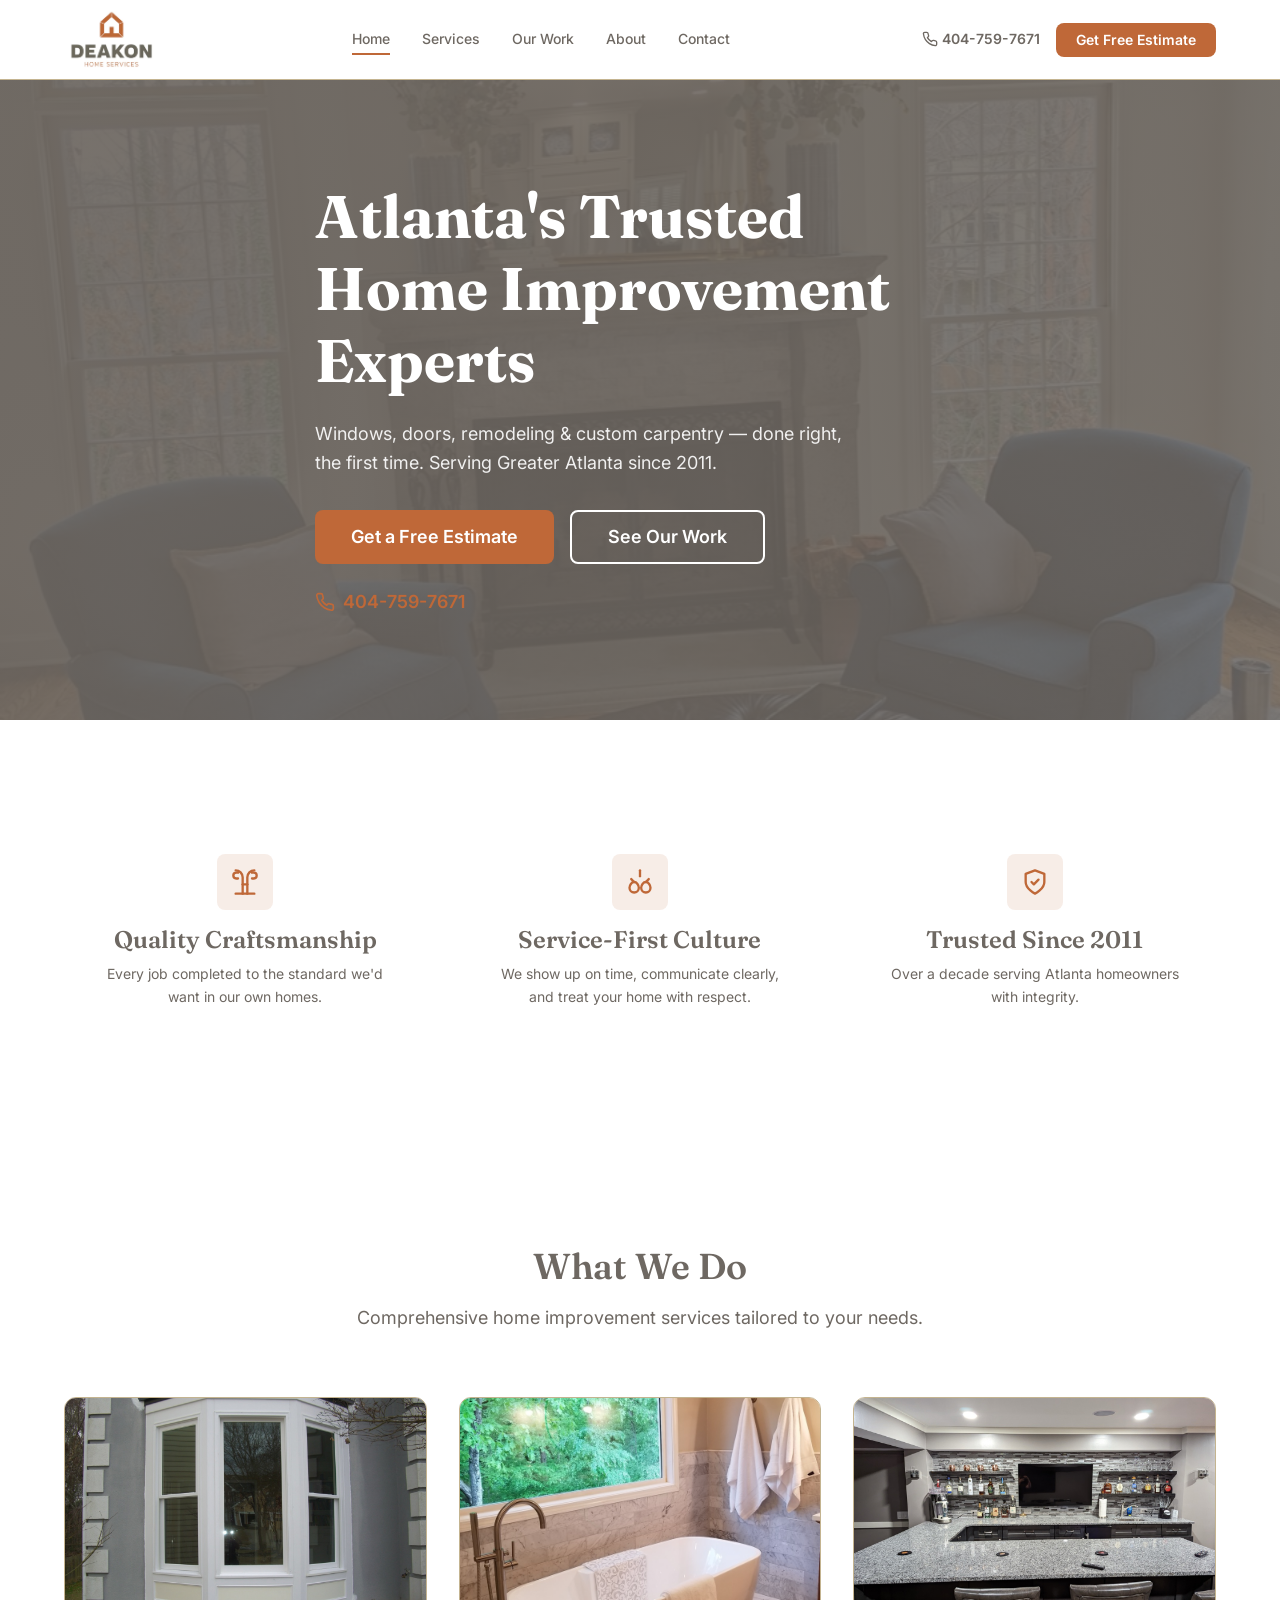
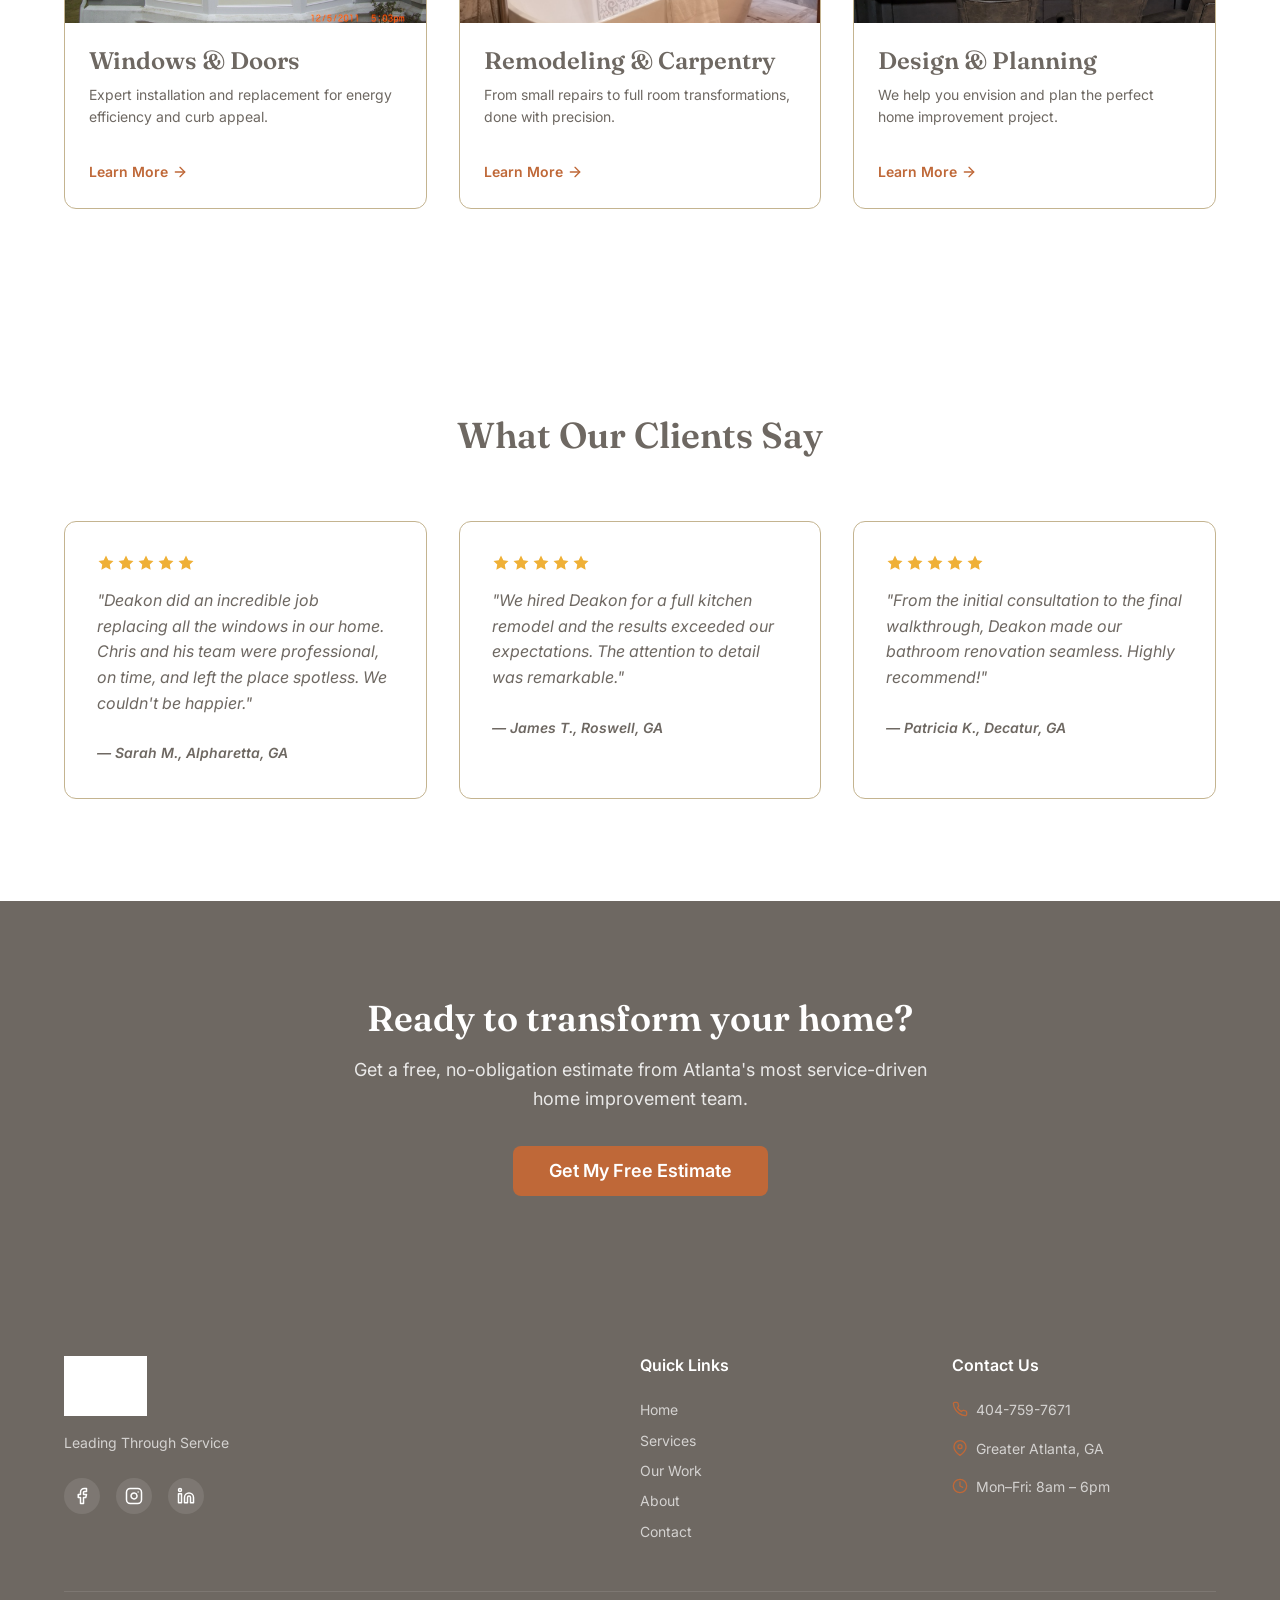
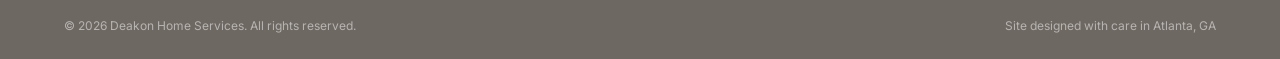
<file: index.html>
<!DOCTYPE html>
<html lang="en">
<head>
  <meta charset="UTF-8">
  <meta name="viewport" content="width=device-width, initial-scale=1.0">
  <title>Deakon Home Services | Atlanta Home Improvement Experts</title>
  <meta name="description" content="Atlanta's trusted home improvement contractor since 2011. Expert window installation, door replacement, remodeling, and custom carpentry. Get a free estimate today.">
  <meta property="og:title" content="Deakon Home Services | Atlanta Home Improvement Experts">
  <meta property="og:description" content="Windows, doors, remodeling & custom carpentry — done right, the first time. Serving Greater Atlanta since 2011.">
  <meta property="og:type" content="website">
  <link rel="preconnect" href="https://fonts.googleapis.com">
  <link rel="preconnect" href="https://fonts.gstatic.com" crossorigin>
  <link href="https://fonts.googleapis.com/css2?family=Fraunces:opsz,wght@9..144,400;9..144,600;9..144,700&family=Inter:wght@400;500;600;700&display=swap" rel="stylesheet">
  <link rel="stylesheet" href="css/styles.css">
</head>
<body>

  <!-- ========== NAVIGATION ========== -->
  <header>
    <nav class="site-nav" role="navigation" aria-label="Main navigation">
      <div class="site-nav__inner">
        <a href="index.html" class="site-nav__logo" aria-label="Deakon Home Services - Home">
          <img src="images/logo.png" alt="Deakon Home Services">
        </a>
        <div class="site-nav__links">
          <a href="index.html">Home</a>
          <a href="services.html">Services</a>
          <a href="gallery.html">Our Work</a>
          <a href="about.html">About</a>
          <a href="contact.html">Contact</a>
        </div>
        <div class="site-nav__actions">
          <a href="tel:4047597671" class="site-nav__phone" aria-label="Call us at 404-759-7671">
            <svg aria-hidden="true" xmlns="http://www.w3.org/2000/svg" width="16" height="16" viewBox="0 0 24 24" fill="none" stroke="currentColor" stroke-width="2" stroke-linecap="round" stroke-linejoin="round"><path d="M22 16.92v3a2 2 0 0 1-2.18 2 19.79 19.79 0 0 1-8.63-3.07 19.5 19.5 0 0 1-6-6 19.79 19.79 0 0 1-3.07-8.67A2 2 0 0 1 4.11 2h3a2 2 0 0 1 2 1.72 12.84 12.84 0 0 0 .7 2.81 2 2 0 0 1-.45 2.11L8.09 9.91a16 16 0 0 0 6 6l1.27-1.27a2 2 0 0 1 2.11-.45 12.84 12.84 0 0 0 2.81.7A2 2 0 0 1 22 16.92z"/></svg>
            404-759-7671
          </a>
          <a href="contact.html" class="btn btn--primary site-nav__cta">Get Free Estimate</a>
        </div>
        <button class="site-nav__toggle" aria-label="Toggle menu" aria-expanded="false" aria-controls="mobile-menu">
          <span></span><span></span><span></span>
        </button>
      </div>
    </nav>
    <div class="mobile-menu" id="mobile-menu" role="dialog" aria-label="Mobile navigation">
      <a href="index.html">Home</a>
      <a href="services.html">Services</a>
      <a href="gallery.html">Our Work</a>
      <a href="about.html">About</a>
      <a href="contact.html">Contact</a>
      <a href="tel:4047597671" class="mobile-menu__phone">
        <svg aria-hidden="true" xmlns="http://www.w3.org/2000/svg" width="20" height="20" viewBox="0 0 24 24" fill="none" stroke="currentColor" stroke-width="2" stroke-linecap="round" stroke-linejoin="round"><path d="M22 16.92v3a2 2 0 0 1-2.18 2 19.79 19.79 0 0 1-8.63-3.07 19.5 19.5 0 0 1-6-6 19.79 19.79 0 0 1-3.07-8.67A2 2 0 0 1 4.11 2h3a2 2 0 0 1 2 1.72 12.84 12.84 0 0 0 .7 2.81 2 2 0 0 1-.45 2.11L8.09 9.91a16 16 0 0 0 6 6l1.27-1.27a2 2 0 0 1 2.11-.45 12.84 12.84 0 0 0 2.81.7A2 2 0 0 1 22 16.92z"/></svg>
        404-759-7671
      </a>
      <div class="mobile-menu__cta">
        <a href="contact.html" class="btn btn--primary" style="width:100%">Get Free Estimate</a>
      </div>
    </div>
  </header>

  <main>

    <!-- ========== HERO SECTION ========== -->
    <section class="hero">
      <div class="hero__image-wrapper">
        <img
          src="images/gallery/wells-fireplace.jpg"
          alt="Elegant living room with vaulted ceiling, marble fireplace, and arched windows by Deakon Home Services"
          class="hero__image"
          loading="eager"
        >
        <div class="hero__overlay"></div>
      </div>
      <div class="hero__content container">
        <!-- PLACEHOLDER COPY -->
        <h1 class="hero__headline">Atlanta's Trusted Home Improvement Experts</h1>
        <!-- PLACEHOLDER COPY -->
        <p class="hero__subheadline">Windows, doors, remodeling & custom carpentry — done right, the first time. Serving Greater Atlanta since 2011.</p>
        <div class="hero__actions">
          <a href="contact.html" class="btn btn--primary btn--lg">Get a Free Estimate</a>
          <a href="gallery.html" class="btn btn--ghost btn--lg">See Our Work</a>
        </div>
        <div class="hero__phone">
          <svg aria-hidden="true" xmlns="http://www.w3.org/2000/svg" width="20" height="20" viewBox="0 0 24 24" fill="none" stroke="currentColor" stroke-width="2" stroke-linecap="round" stroke-linejoin="round"><path d="M22 16.92v3a2 2 0 0 1-2.18 2 19.79 19.79 0 0 1-8.63-3.07 19.5 19.5 0 0 1-6-6 19.79 19.79 0 0 1-3.07-8.67A2 2 0 0 1 4.11 2h3a2 2 0 0 1 2 1.72 12.84 12.84 0 0 0 .7 2.81 2 2 0 0 1-.45 2.11L8.09 9.91a16 16 0 0 0 6 6l1.27-1.27a2 2 0 0 1 2.11-.45 12.84 12.84 0 0 0 2.81.7A2 2 0 0 1 22 16.92z"/></svg>
          <a href="tel:4047597671">404-759-7671</a>
        </div>
      </div>
    </section>

    <!-- ========== VALUE PROPS STRIP ========== -->
    <section class="section section--surface">
      <div class="container">
        <div class="value-props">

          <div class="value-prop">
            <div class="value-prop__icon">
              <!-- Trophy/Award icon -->
              <svg aria-hidden="true" xmlns="http://www.w3.org/2000/svg" width="32" height="32" viewBox="0 0 24 24" fill="none" stroke="currentColor" stroke-width="2" stroke-linecap="round" stroke-linejoin="round"><path d="M6 9H4.5a2.5 2.5 0 0 1 0-5H6"/><path d="M18 9h1.5a2.5 2.5 0 0 0 0-5H18"/><path d="M4 22h16"/><path d="M10 22V8a6 6 0 0 0-6-6h0"/><path d="M14 22V8a6 6 0 0 1 6-6h0"/><path d="M10 14h4"/></svg>
            </div>
            <h3 class="value-prop__title">Quality Craftsmanship</h3>
            <!-- PLACEHOLDER COPY -->
            <p class="value-prop__text">Every job completed to the standard we'd want in our own homes.</p>
          </div>

          <div class="value-prop">
            <div class="value-prop__icon">
              <!-- Handshake icon -->
              <svg aria-hidden="true" xmlns="http://www.w3.org/2000/svg" width="32" height="32" viewBox="0 0 24 24" fill="none" stroke="currentColor" stroke-width="2" stroke-linecap="round" stroke-linejoin="round"><path d="M11 17a4 4 0 0 1-8 0c0-2.21 1.79-5 4-5s4 2.79 4 5z"/><path d="M21 17a4 4 0 0 1-8 0c0-2.21 1.79-5 4-5s4 2.79 4 5z"/><path d="M12 7V2"/><path d="m7 12-2.5-2.5"/><path d="m17 12 2.5-2.5"/></svg>
            </div>
            <h3 class="value-prop__title">Service-First Culture</h3>
            <!-- PLACEHOLDER COPY -->
            <p class="value-prop__text">We show up on time, communicate clearly, and treat your home with respect.</p>
          </div>

          <div class="value-prop">
            <div class="value-prop__icon">
              <!-- Shield/Check icon -->
              <svg aria-hidden="true" xmlns="http://www.w3.org/2000/svg" width="32" height="32" viewBox="0 0 24 24" fill="none" stroke="currentColor" stroke-width="2" stroke-linecap="round" stroke-linejoin="round"><path d="M12 22s8-4 8-10V5l-8-3-8 3v7c0 6 8 10 8 10z"/><polyline points="9 12 11 14 15 10"/></svg>
            </div>
            <h3 class="value-prop__title">Trusted Since 2011</h3>
            <!-- PLACEHOLDER COPY -->
            <p class="value-prop__text">Over a decade serving Atlanta homeowners with integrity.</p>
          </div>

        </div>
      </div>
    </section>

    <!-- ========== SERVICES SNAPSHOT ========== -->
    <section class="section">
      <div class="container">
        <div class="section-header">
          <h2 class="section-header__title">What We Do</h2>
          <!-- PLACEHOLDER COPY -->
          <p class="section-header__subtitle">Comprehensive home improvement services tailored to your needs.</p>
        </div>

        <div class="services-grid">

          <div class="card">
            <div class="card__image-wrapper">
              <img
                src="images/gallery/miller-window.jpg"
                alt="Bay window installation with white trim by Deakon Home Services"
                class="card__image"
                loading="lazy"
              >
            </div>
            <div class="card__body">
              <h3 class="card__title">Windows & Doors</h3>
              <!-- PLACEHOLDER COPY -->
              <p class="card__text">Expert installation and replacement for energy efficiency and curb appeal.</p>
              <a href="services.html#windows-doors" class="card__link">
                Learn More
                <svg aria-hidden="true" xmlns="http://www.w3.org/2000/svg" width="16" height="16" viewBox="0 0 24 24" fill="none" stroke="currentColor" stroke-width="2" stroke-linecap="round" stroke-linejoin="round"><line x1="5" y1="12" x2="19" y2="12"/><polyline points="12 5 19 12 12 19"/></svg>
              </a>
            </div>
          </div>

          <div class="card">
            <div class="card__image-wrapper">
              <img
                src="images/gallery/bell-tub.jpg"
                alt="Luxury bathroom remodel with freestanding tub and marble finishes"
                class="card__image"
                loading="lazy"
              >
            </div>
            <div class="card__body">
              <h3 class="card__title">Remodeling & Carpentry</h3>
              <!-- PLACEHOLDER COPY -->
              <p class="card__text">From small repairs to full room transformations, done with precision.</p>
              <a href="services.html#remodeling-carpentry" class="card__link">
                Learn More
                <svg aria-hidden="true" xmlns="http://www.w3.org/2000/svg" width="16" height="16" viewBox="0 0 24 24" fill="none" stroke="currentColor" stroke-width="2" stroke-linecap="round" stroke-linejoin="round"><line x1="5" y1="12" x2="19" y2="12"/><polyline points="12 5 19 12 12 19"/></svg>
              </a>
            </div>
          </div>

          <div class="card">
            <div class="card__image-wrapper">
              <img
                src="images/gallery/ross-full-bar.jpg"
                alt="Custom basement bar with granite countertop, mosaic backsplash, and floating shelves"
                class="card__image"
                loading="lazy"
              >
            </div>
            <div class="card__body">
              <h3 class="card__title">Design & Planning</h3>
              <!-- PLACEHOLDER COPY -->
              <p class="card__text">We help you envision and plan the perfect home improvement project.</p>
              <a href="services.html#design-planning" class="card__link">
                Learn More
                <svg aria-hidden="true" xmlns="http://www.w3.org/2000/svg" width="16" height="16" viewBox="0 0 24 24" fill="none" stroke="currentColor" stroke-width="2" stroke-linecap="round" stroke-linejoin="round"><line x1="5" y1="12" x2="19" y2="12"/><polyline points="12 5 19 12 12 19"/></svg>
              </a>
            </div>
          </div>

        </div>
      </div>
    </section>

    <!-- ========== TESTIMONIALS ========== -->
    <section class="section section--surface">
      <div class="container">
        <div class="section-header">
          <h2 class="section-header__title">What Our Clients Say</h2>
        </div>

        <div class="testimonials-grid">

          <div class="testimonial-card">
            <div class="testimonial-card__stars">
              <svg aria-hidden="true" xmlns="http://www.w3.org/2000/svg" viewBox="0 0 24 24" fill="currentColor" width="18" height="18"><path d="M12 2l3.09 6.26L22 9.27l-5 4.87 1.18 6.88L12 17.77l-6.18 3.25L7 14.14 2 9.27l6.91-1.01L12 2z"/></svg>
              <svg aria-hidden="true" xmlns="http://www.w3.org/2000/svg" viewBox="0 0 24 24" fill="currentColor" width="18" height="18"><path d="M12 2l3.09 6.26L22 9.27l-5 4.87 1.18 6.88L12 17.77l-6.18 3.25L7 14.14 2 9.27l6.91-1.01L12 2z"/></svg>
              <svg aria-hidden="true" xmlns="http://www.w3.org/2000/svg" viewBox="0 0 24 24" fill="currentColor" width="18" height="18"><path d="M12 2l3.09 6.26L22 9.27l-5 4.87 1.18 6.88L12 17.77l-6.18 3.25L7 14.14 2 9.27l6.91-1.01L12 2z"/></svg>
              <svg aria-hidden="true" xmlns="http://www.w3.org/2000/svg" viewBox="0 0 24 24" fill="currentColor" width="18" height="18"><path d="M12 2l3.09 6.26L22 9.27l-5 4.87 1.18 6.88L12 17.77l-6.18 3.25L7 14.14 2 9.27l6.91-1.01L12 2z"/></svg>
              <svg aria-hidden="true" xmlns="http://www.w3.org/2000/svg" viewBox="0 0 24 24" fill="currentColor" width="18" height="18"><path d="M12 2l3.09 6.26L22 9.27l-5 4.87 1.18 6.88L12 17.77l-6.18 3.25L7 14.14 2 9.27l6.91-1.01L12 2z"/></svg>
              <span class="sr-only">5 out of 5 stars</span>
            </div>
            <!-- REPLACE: real testimonial -->
            <!-- PLACEHOLDER COPY -->
            <blockquote class="testimonial-card__quote">"Deakon did an incredible job replacing all the windows in our home. Chris and his team were professional, on time, and left the place spotless. We couldn't be happier."</blockquote>
            <cite class="testimonial-card__author">— Sarah M., Alpharetta, GA</cite>
          </div>

          <div class="testimonial-card">
            <div class="testimonial-card__stars">
              <svg aria-hidden="true" xmlns="http://www.w3.org/2000/svg" viewBox="0 0 24 24" fill="currentColor" width="18" height="18"><path d="M12 2l3.09 6.26L22 9.27l-5 4.87 1.18 6.88L12 17.77l-6.18 3.25L7 14.14 2 9.27l6.91-1.01L12 2z"/></svg>
              <svg aria-hidden="true" xmlns="http://www.w3.org/2000/svg" viewBox="0 0 24 24" fill="currentColor" width="18" height="18"><path d="M12 2l3.09 6.26L22 9.27l-5 4.87 1.18 6.88L12 17.77l-6.18 3.25L7 14.14 2 9.27l6.91-1.01L12 2z"/></svg>
              <svg aria-hidden="true" xmlns="http://www.w3.org/2000/svg" viewBox="0 0 24 24" fill="currentColor" width="18" height="18"><path d="M12 2l3.09 6.26L22 9.27l-5 4.87 1.18 6.88L12 17.77l-6.18 3.25L7 14.14 2 9.27l6.91-1.01L12 2z"/></svg>
              <svg aria-hidden="true" xmlns="http://www.w3.org/2000/svg" viewBox="0 0 24 24" fill="currentColor" width="18" height="18"><path d="M12 2l3.09 6.26L22 9.27l-5 4.87 1.18 6.88L12 17.77l-6.18 3.25L7 14.14 2 9.27l6.91-1.01L12 2z"/></svg>
              <svg aria-hidden="true" xmlns="http://www.w3.org/2000/svg" viewBox="0 0 24 24" fill="currentColor" width="18" height="18"><path d="M12 2l3.09 6.26L22 9.27l-5 4.87 1.18 6.88L12 17.77l-6.18 3.25L7 14.14 2 9.27l6.91-1.01L12 2z"/></svg>
              <span class="sr-only">5 out of 5 stars</span>
            </div>
            <!-- REPLACE: real testimonial -->
            <!-- PLACEHOLDER COPY -->
            <blockquote class="testimonial-card__quote">"We hired Deakon for a full kitchen remodel and the results exceeded our expectations. The attention to detail was remarkable."</blockquote>
            <cite class="testimonial-card__author">— James T., Roswell, GA</cite>
          </div>

          <div class="testimonial-card">
            <div class="testimonial-card__stars">
              <svg aria-hidden="true" xmlns="http://www.w3.org/2000/svg" viewBox="0 0 24 24" fill="currentColor" width="18" height="18"><path d="M12 2l3.09 6.26L22 9.27l-5 4.87 1.18 6.88L12 17.77l-6.18 3.25L7 14.14 2 9.27l6.91-1.01L12 2z"/></svg>
              <svg aria-hidden="true" xmlns="http://www.w3.org/2000/svg" viewBox="0 0 24 24" fill="currentColor" width="18" height="18"><path d="M12 2l3.09 6.26L22 9.27l-5 4.87 1.18 6.88L12 17.77l-6.18 3.25L7 14.14 2 9.27l6.91-1.01L12 2z"/></svg>
              <svg aria-hidden="true" xmlns="http://www.w3.org/2000/svg" viewBox="0 0 24 24" fill="currentColor" width="18" height="18"><path d="M12 2l3.09 6.26L22 9.27l-5 4.87 1.18 6.88L12 17.77l-6.18 3.25L7 14.14 2 9.27l6.91-1.01L12 2z"/></svg>
              <svg aria-hidden="true" xmlns="http://www.w3.org/2000/svg" viewBox="0 0 24 24" fill="currentColor" width="18" height="18"><path d="M12 2l3.09 6.26L22 9.27l-5 4.87 1.18 6.88L12 17.77l-6.18 3.25L7 14.14 2 9.27l6.91-1.01L12 2z"/></svg>
              <svg aria-hidden="true" xmlns="http://www.w3.org/2000/svg" viewBox="0 0 24 24" fill="currentColor" width="18" height="18"><path d="M12 2l3.09 6.26L22 9.27l-5 4.87 1.18 6.88L12 17.77l-6.18 3.25L7 14.14 2 9.27l6.91-1.01L12 2z"/></svg>
              <span class="sr-only">5 out of 5 stars</span>
            </div>
            <!-- REPLACE: real testimonial -->
            <!-- PLACEHOLDER COPY -->
            <blockquote class="testimonial-card__quote">"From the initial consultation to the final walkthrough, Deakon made our bathroom renovation seamless. Highly recommend!"</blockquote>
            <cite class="testimonial-card__author">— Patricia K., Decatur, GA</cite>
          </div>

        </div>
      </div>
    </section>

    <!-- ========== FINAL CTA BANNER ========== -->
    <section class="section--dark cta-banner">
      <div class="container">
        <!-- PLACEHOLDER COPY -->
        <h2 class="cta-banner__headline">Ready to transform your home?</h2>
        <!-- PLACEHOLDER COPY -->
        <p class="cta-banner__text">Get a free, no-obligation estimate from Atlanta's most service-driven home improvement team.</p>
        <a href="contact.html" class="btn btn--primary btn--lg">Get My Free Estimate</a>
      </div>
    </section>

  </main>

  <!-- ========== FOOTER ========== -->
  <footer class="site-footer">
    <div class="container">
      <div class="site-footer__grid">
        <div class="site-footer__brand">
          <div class="site-footer__logo"><img src="images/logo.png" alt="Deakon Home Services"></div>
          <p class="site-footer__tagline">Leading Through Service</p>
          <div class="social-links">
            <!-- REPLACE: real social media links -->
            <a href="#" aria-label="Facebook"><svg aria-hidden="true" xmlns="http://www.w3.org/2000/svg" width="18" height="18" viewBox="0 0 24 24" fill="none" stroke="currentColor" stroke-width="2" stroke-linecap="round" stroke-linejoin="round"><path d="M18 2h-3a5 5 0 0 0-5 5v3H7v4h3v8h4v-8h3l1-4h-4V7a1 1 0 0 1 1-1h3z"/></svg></a>
            <a href="#" aria-label="Instagram"><svg aria-hidden="true" xmlns="http://www.w3.org/2000/svg" width="18" height="18" viewBox="0 0 24 24" fill="none" stroke="currentColor" stroke-width="2" stroke-linecap="round" stroke-linejoin="round"><rect x="2" y="2" width="20" height="20" rx="5" ry="5"/><path d="M16 11.37A4 4 0 1 1 12.63 8 4 4 0 0 1 16 11.37z"/><line x1="17.5" y1="6.5" x2="17.51" y2="6.5"/></svg></a>
            <a href="#" aria-label="LinkedIn"><svg aria-hidden="true" xmlns="http://www.w3.org/2000/svg" width="18" height="18" viewBox="0 0 24 24" fill="none" stroke="currentColor" stroke-width="2" stroke-linecap="round" stroke-linejoin="round"><path d="M16 8a6 6 0 0 1 6 6v7h-4v-7a2 2 0 0 0-2-2 2 2 0 0 0-2 2v7h-4v-7a6 6 0 0 1 6-6z"/><rect x="2" y="9" width="4" height="12"/><circle cx="4" cy="4" r="2"/></svg></a>
          </div>
        </div>
        <div>
          <h4>Quick Links</h4>
          <div class="site-footer__links">
            <a href="index.html">Home</a>
            <a href="services.html">Services</a>
            <a href="gallery.html">Our Work</a>
            <a href="about.html">About</a>
            <a href="contact.html">Contact</a>
          </div>
        </div>
        <div>
          <h4>Contact Us</h4>
          <div class="site-footer__contact-item">
            <svg aria-hidden="true" xmlns="http://www.w3.org/2000/svg" width="16" height="16" viewBox="0 0 24 24" fill="none" stroke="currentColor" stroke-width="2" stroke-linecap="round" stroke-linejoin="round"><path d="M22 16.92v3a2 2 0 0 1-2.18 2 19.79 19.79 0 0 1-8.63-3.07 19.5 19.5 0 0 1-6-6 19.79 19.79 0 0 1-3.07-8.67A2 2 0 0 1 4.11 2h3a2 2 0 0 1 2 1.72 12.84 12.84 0 0 0 .7 2.81 2 2 0 0 1-.45 2.11L8.09 9.91a16 16 0 0 0 6 6l1.27-1.27a2 2 0 0 1 2.11-.45 12.84 12.84 0 0 0 2.81.7A2 2 0 0 1 22 16.92z"/></svg>
            <a href="tel:4047597671">404-759-7671</a>
          </div>
          <div class="site-footer__contact-item">
            <svg aria-hidden="true" xmlns="http://www.w3.org/2000/svg" width="16" height="16" viewBox="0 0 24 24" fill="none" stroke="currentColor" stroke-width="2" stroke-linecap="round" stroke-linejoin="round"><path d="M21 10c0 7-9 13-9 13s-9-6-9-13a9 9 0 0 1 18 0z"/><circle cx="12" cy="10" r="3"/></svg>
            <span>Greater Atlanta, GA</span>
          </div>
          <div class="site-footer__contact-item">
            <svg aria-hidden="true" xmlns="http://www.w3.org/2000/svg" width="16" height="16" viewBox="0 0 24 24" fill="none" stroke="currentColor" stroke-width="2" stroke-linecap="round" stroke-linejoin="round"><circle cx="12" cy="12" r="10"/><polyline points="12 6 12 12 16 14"/></svg>
            <span>Mon&ndash;Fri: 8am &ndash; 6pm</span>
          </div>
        </div>
      </div>
      <div class="site-footer__bottom">
        <span>&copy; 2026 Deakon Home Services. All rights reserved.</span>
        <span>Site designed with care in Atlanta, GA</span>
      </div>
    </div>
  </footer>

  <!-- ========== FLOATING CTA ========== -->
  <nav class="floating-cta" aria-label="Quick actions">
    <div class="floating-cta__inner">
      <a href="tel:4047597671" class="floating-cta__call" aria-label="Call now">
        <svg aria-hidden="true" xmlns="http://www.w3.org/2000/svg" width="18" height="18" viewBox="0 0 24 24" fill="none" stroke="currentColor" stroke-width="2" stroke-linecap="round" stroke-linejoin="round"><path d="M22 16.92v3a2 2 0 0 1-2.18 2 19.79 19.79 0 0 1-8.63-3.07 19.5 19.5 0 0 1-6-6 19.79 19.79 0 0 1-3.07-8.67A2 2 0 0 1 4.11 2h3a2 2 0 0 1 2 1.72 12.84 12.84 0 0 0 .7 2.81 2 2 0 0 1-.45 2.11L8.09 9.91a16 16 0 0 0 6 6l1.27-1.27a2 2 0 0 1 2.11-.45 12.84 12.84 0 0 0 2.81.7A2 2 0 0 1 22 16.92z"/></svg>
        Call Now
      </a>
      <a href="contact.html" class="floating-cta__estimate" aria-label="Get free estimate">
        <svg aria-hidden="true" xmlns="http://www.w3.org/2000/svg" width="18" height="18" viewBox="0 0 24 24" fill="none" stroke="currentColor" stroke-width="2" stroke-linecap="round" stroke-linejoin="round"><path d="M14 2H6a2 2 0 0 0-2 2v16a2 2 0 0 0 2 2h12a2 2 0 0 0 2-2V8z"/><polyline points="14 2 14 8 20 8"/><line x1="16" y1="13" x2="8" y2="13"/><line x1="16" y1="17" x2="8" y2="17"/><polyline points="10 9 9 9 8 9"/></svg>
        Free Estimate
      </a>
    </div>
  </div>

  <script src="js/nav.js" defer></script>
</body>
</html>
</file>
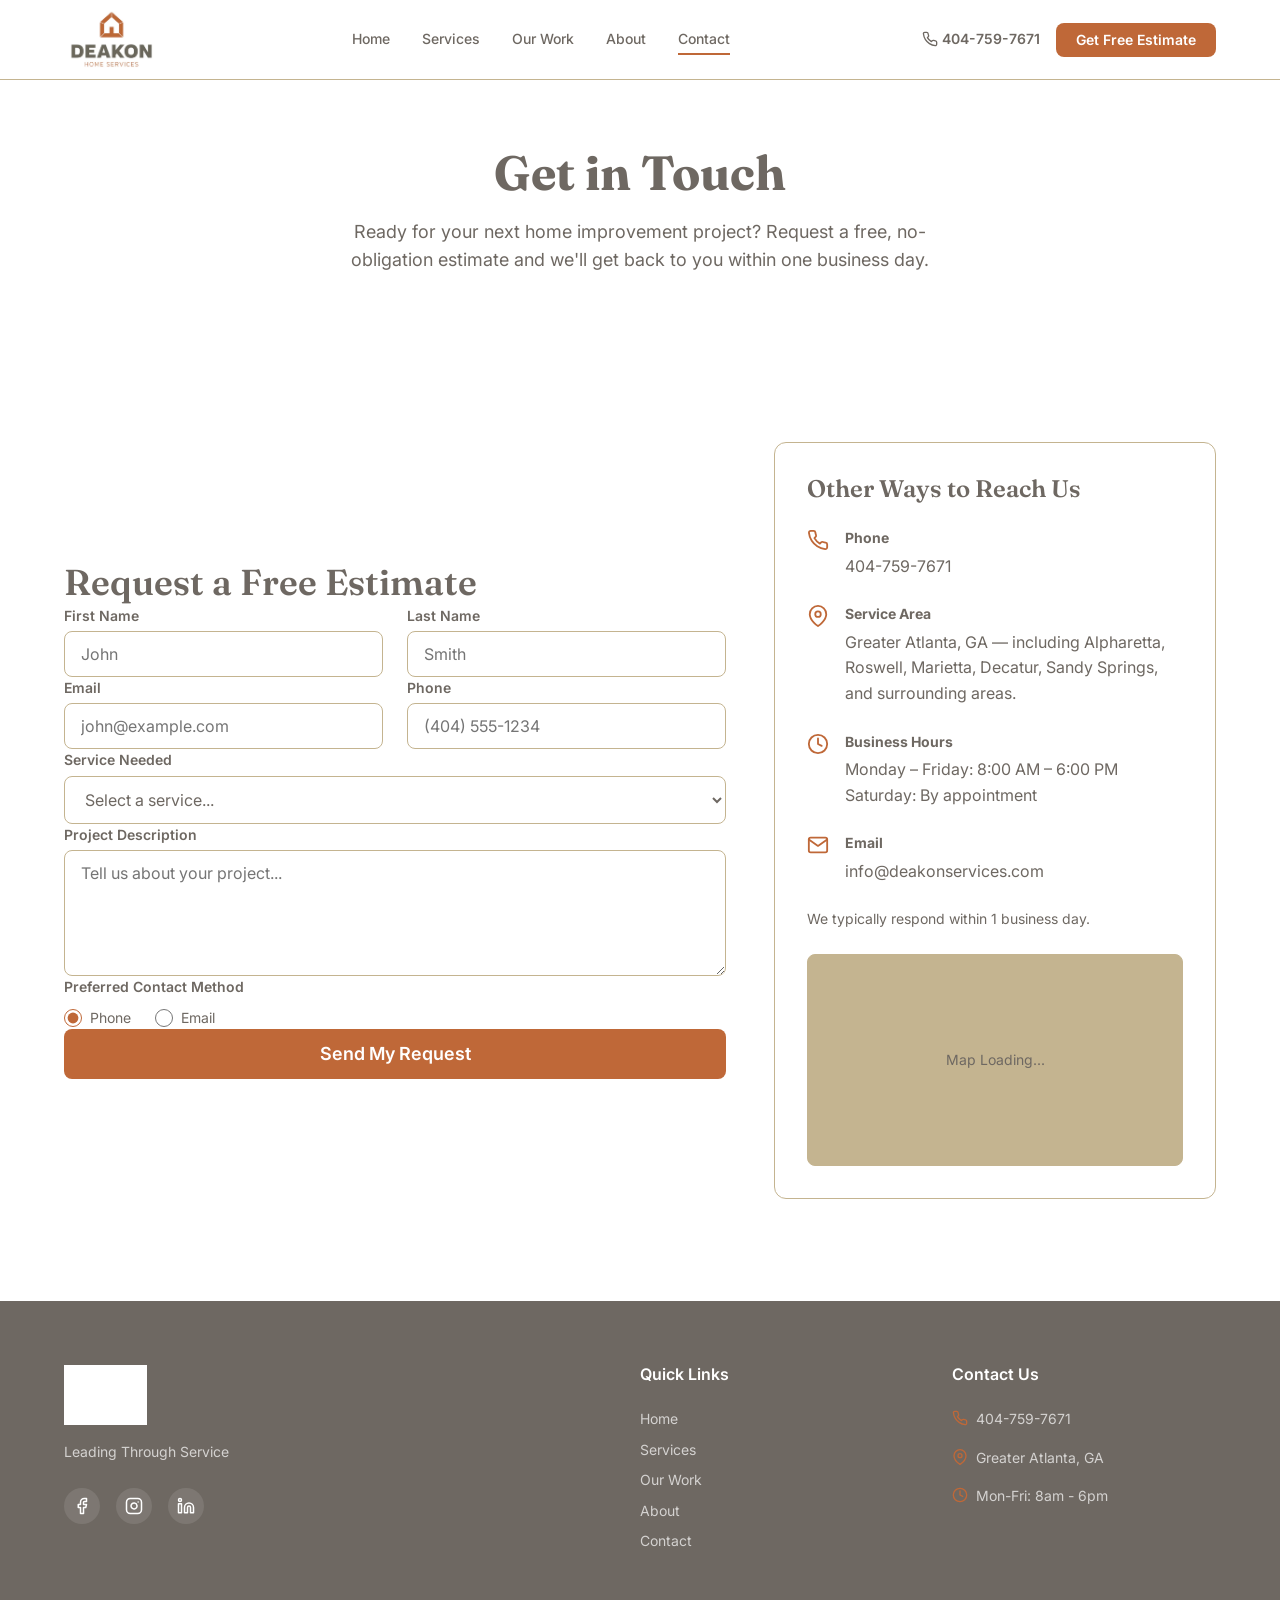
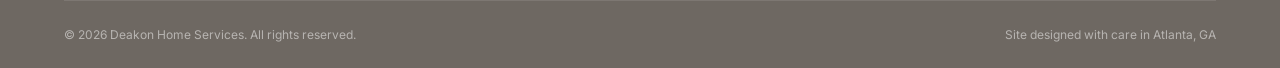
<file: contact.html>
<!DOCTYPE html>
<html lang="en">
<head>
  <meta charset="UTF-8">
  <meta name="viewport" content="width=device-width, initial-scale=1.0">
  <title>Contact | Deakon Home Services — Get a Free Estimate</title>
  <meta name="description" content="Contact Deakon Home Services for a free home improvement estimate. Call 404-759-7671 or fill out our form. Serving Greater Atlanta, GA.">
  <meta property="og:title" content="Contact | Deakon Home Services">
  <meta property="og:description" content="Get a free, no-obligation home improvement estimate. Call 404-759-7671 or submit our online form.">
  <meta property="og:type" content="website">
  <link rel="preconnect" href="https://fonts.googleapis.com">
  <link rel="preconnect" href="https://fonts.gstatic.com" crossorigin>
  <link href="https://fonts.googleapis.com/css2?family=Fraunces:opsz,wght@9..144,400;9..144,600;9..144,700&family=Inter:wght@400;500;600;700&display=swap" rel="stylesheet">
  <link rel="stylesheet" href="css/styles.css">
</head>
<body>

  <!-- ========== NAVIGATION ========== -->
  <header>
    <nav class="site-nav" role="navigation" aria-label="Main navigation">
      <div class="site-nav__inner">
        <a href="index.html" class="site-nav__logo" aria-label="Deakon Home Services - Home">
          <img src="images/logo.png" alt="Deakon Home Services">
        </a>
        <div class="site-nav__links">
          <a href="index.html">Home</a>
          <a href="services.html">Services</a>
          <a href="gallery.html">Our Work</a>
          <a href="about.html">About</a>
          <a href="contact.html">Contact</a>
        </div>
        <div class="site-nav__actions">
          <a href="tel:4047597671" class="site-nav__phone" aria-label="Call us at 404-759-7671">
            <svg aria-hidden="true" xmlns="http://www.w3.org/2000/svg" width="16" height="16" viewBox="0 0 24 24" fill="none" stroke="currentColor" stroke-width="2" stroke-linecap="round" stroke-linejoin="round"><path d="M22 16.92v3a2 2 0 0 1-2.18 2 19.79 19.79 0 0 1-8.63-3.07 19.5 19.5 0 0 1-6-6 19.79 19.79 0 0 1-3.07-8.67A2 2 0 0 1 4.11 2h3a2 2 0 0 1 2 1.72 12.84 12.84 0 0 0 .7 2.81 2 2 0 0 1-.45 2.11L8.09 9.91a16 16 0 0 0 6 6l1.27-1.27a2 2 0 0 1 2.11-.45 12.84 12.84 0 0 0 2.81.7A2 2 0 0 1 22 16.92z"/></svg>
            404-759-7671
          </a>
          <a href="contact.html" class="btn btn--primary site-nav__cta">Get Free Estimate</a>
        </div>
        <button class="site-nav__toggle" aria-label="Toggle menu" aria-expanded="false" aria-controls="mobile-menu">
          <span></span><span></span><span></span>
        </button>
      </div>
    </nav>
    <div class="mobile-menu" id="mobile-menu" role="dialog" aria-label="Mobile navigation">
      <a href="index.html">Home</a>
      <a href="services.html">Services</a>
      <a href="gallery.html">Our Work</a>
      <a href="about.html">About</a>
      <a href="contact.html">Contact</a>
      <a href="tel:4047597671" class="mobile-menu__phone">
        <svg aria-hidden="true" xmlns="http://www.w3.org/2000/svg" width="20" height="20" viewBox="0 0 24 24" fill="none" stroke="currentColor" stroke-width="2" stroke-linecap="round" stroke-linejoin="round"><path d="M22 16.92v3a2 2 0 0 1-2.18 2 19.79 19.79 0 0 1-8.63-3.07 19.5 19.5 0 0 1-6-6 19.79 19.79 0 0 1-3.07-8.67A2 2 0 0 1 4.11 2h3a2 2 0 0 1 2 1.72 12.84 12.84 0 0 0 .7 2.81 2 2 0 0 1-.45 2.11L8.09 9.91a16 16 0 0 0 6 6l1.27-1.27a2 2 0 0 1 2.11-.45 12.84 12.84 0 0 0 2.81.7A2 2 0 0 1 22 16.92z"/></svg>
        404-759-7671
      </a>
      <div class="mobile-menu__cta">
        <a href="contact.html" class="btn btn--primary" style="width:100%">Get Free Estimate</a>
      </div>
    </div>
  </header>


  <!-- ========== PAGE HEADER ========== -->
  <section class="page-header">
    <div class="container">
      <h1>Get in Touch</h1>
      <p>Ready for your next home improvement project? Request a free, no-obligation estimate and we'll get back to you within one business day.</p>
    </div>
  </section>


  <!-- ========== CONTACT SECTION ========== -->
  <section class="section">
    <div class="container">
      <div class="two-col contact-grid">

        <!-- Left Column — Estimate Request Form -->
        <div>
          <h2>Request a Free Estimate</h2>

          <!-- REPLACE: update Formspree endpoint or switch to Netlify Forms -->
          <form action="https://formspree.io/f/PLACEHOLDER" method="POST">

            <!-- First Name + Last Name -->
            <div class="form-grid form-grid--2col">
              <div class="form-group">
                <label for="first-name">First Name</label>
                <input type="text" id="first-name" name="first_name" required placeholder="John">
              </div>
              <div class="form-group">
                <label for="last-name">Last Name</label>
                <input type="text" id="last-name" name="last_name" required placeholder="Smith">
              </div>
            </div>

            <!-- Email + Phone -->
            <div class="form-grid form-grid--2col">
              <div class="form-group">
                <label for="email">Email</label>
                <input type="email" id="email" name="email" required placeholder="john@example.com">
              </div>
              <div class="form-group">
                <label for="phone">Phone</label>
                <input type="tel" id="phone" name="phone" placeholder="(404) 555-1234">
              </div>
            </div>

            <!-- Service Needed -->
            <div class="form-group">
              <label for="service">Service Needed</label>
              <select id="service" name="service" required>
                <option value="">Select a service...</option>
                <option value="Windows & Doors">Windows & Doors</option>
                <option value="Remodeling & Carpentry">Remodeling & Carpentry</option>
                <option value="Design & Planning">Design & Planning</option>
                <option value="Other">Other</option>
              </select>
            </div>

            <!-- Project Description -->
            <div class="form-group">
              <label for="description">Project Description</label>
              <textarea id="description" name="description" rows="5" placeholder="Tell us about your project..."></textarea>
            </div>

            <!-- Preferred Contact Method -->
            <fieldset class="form-group">
              <legend>Preferred Contact Method</legend>
              <div class="radio-group">
                <label class="radio-label">
                  <input type="radio" name="contact_method" value="phone" checked>
                  Phone
                </label>
                <label class="radio-label">
                  <input type="radio" name="contact_method" value="email">
                  Email
                </label>
              </div>
            </fieldset>

            <!-- Submit -->
            <button type="submit" class="btn btn--primary btn--lg" style="width:100%">Send My Request</button>

          </form>
        </div>

        <!-- Right Column — Contact Info Panel -->
        <div class="contact-info">
          <h3>Other Ways to Reach Us</h3>

          <!-- Phone -->
          <div class="contact-info__item">
            <svg aria-hidden="true" xmlns="http://www.w3.org/2000/svg" width="22" height="22" viewBox="0 0 24 24" fill="none" stroke="currentColor" stroke-width="2" stroke-linecap="round" stroke-linejoin="round"><path d="M22 16.92v3a2 2 0 0 1-2.18 2 19.79 19.79 0 0 1-8.63-3.07 19.5 19.5 0 0 1-6-6 19.79 19.79 0 0 1-3.07-8.67A2 2 0 0 1 4.11 2h3a2 2 0 0 1 2 1.72 12.84 12.84 0 0 0 .7 2.81 2 2 0 0 1-.45 2.11L8.09 9.91a16 16 0 0 0 6 6l1.27-1.27a2 2 0 0 1 2.11-.45 12.84 12.84 0 0 0 2.81.7A2 2 0 0 1 22 16.92z"/></svg>
            <div>
              <strong>Phone</strong>
              <a href="tel:4047597671">404-759-7671</a>
            </div>
          </div>

          <!-- Service Area -->
          <div class="contact-info__item">
            <svg aria-hidden="true" xmlns="http://www.w3.org/2000/svg" width="22" height="22" viewBox="0 0 24 24" fill="none" stroke="currentColor" stroke-width="2" stroke-linecap="round" stroke-linejoin="round"><path d="M21 10c0 7-9 13-9 13s-9-6-9-13a9 9 0 0 1 18 0z"/><circle cx="12" cy="10" r="3"/></svg>
            <div>
              <strong>Service Area</strong>
              <!-- PLACEHOLDER COPY -->
              <span>Greater Atlanta, GA — including Alpharetta, Roswell, Marietta, Decatur, Sandy Springs, and surrounding areas.</span>
            </div>
          </div>

          <!-- Business Hours -->
          <div class="contact-info__item">
            <svg aria-hidden="true" xmlns="http://www.w3.org/2000/svg" width="22" height="22" viewBox="0 0 24 24" fill="none" stroke="currentColor" stroke-width="2" stroke-linecap="round" stroke-linejoin="round"><circle cx="12" cy="12" r="10"/><polyline points="12 6 12 12 16 14"/></svg>
            <div>
              <strong>Business Hours</strong>
              <span>Monday – Friday: 8:00 AM – 6:00 PM</span>
              <span>Saturday: By appointment</span>
            </div>
          </div>

          <!-- Email -->
          <div class="contact-info__item">
            <svg aria-hidden="true" xmlns="http://www.w3.org/2000/svg" width="22" height="22" viewBox="0 0 24 24" fill="none" stroke="currentColor" stroke-width="2" stroke-linecap="round" stroke-linejoin="round"><path d="M4 4h16c1.1 0 2 .9 2 2v12c0 1.1-.9 2-2 2H4c-1.1 0-2-.9-2-2V6c0-1.1.9-2 2-2z"/><polyline points="22,6 12,13 2,6"/></svg>
            <div>
              <strong>Email</strong>
              <!-- REPLACE: actual email address -->
              <a href="mailto:info@deakonservices.com">info@deakonservices.com</a>
            </div>
          </div>

          <!-- Response Time Note -->
          <p style="margin-top: var(--space-lg); font-size: var(--fs-small); color: var(--color-text-light);">We typically respond within 1 business day.</p>

          <!-- Map Placeholder -->
          <div class="map-placeholder">
            <!-- REPLACE: embed Google Maps iframe -->
            Map Loading...
          </div>
        </div>

      </div>
    </div>
  </section>


  <!-- ========== FOOTER ========== -->
  <footer class="site-footer">
    <div class="container">
      <div class="site-footer__grid">
        <div class="site-footer__brand">
          <div class="site-footer__logo"><img src="images/logo.png" alt="Deakon Home Services"></div>
          <p class="site-footer__tagline">Leading Through Service</p>
          <div class="social-links">
            <a href="#" aria-label="Facebook"><svg aria-hidden="true" xmlns="http://www.w3.org/2000/svg" width="18" height="18" viewBox="0 0 24 24" fill="none" stroke="currentColor" stroke-width="2" stroke-linecap="round" stroke-linejoin="round"><path d="M18 2h-3a5 5 0 0 0-5 5v3H7v4h3v8h4v-8h3l1-4h-4V7a1 1 0 0 1 1-1h3z"/></svg></a>
            <a href="#" aria-label="Instagram"><svg aria-hidden="true" xmlns="http://www.w3.org/2000/svg" width="18" height="18" viewBox="0 0 24 24" fill="none" stroke="currentColor" stroke-width="2" stroke-linecap="round" stroke-linejoin="round"><rect x="2" y="2" width="20" height="20" rx="5" ry="5"/><path d="M16 11.37A4 4 0 1 1 12.63 8 4 4 0 0 1 16 11.37z"/><line x1="17.5" y1="6.5" x2="17.51" y2="6.5"/></svg></a>
            <a href="#" aria-label="LinkedIn"><svg aria-hidden="true" xmlns="http://www.w3.org/2000/svg" width="18" height="18" viewBox="0 0 24 24" fill="none" stroke="currentColor" stroke-width="2" stroke-linecap="round" stroke-linejoin="round"><path d="M16 8a6 6 0 0 1 6 6v7h-4v-7a2 2 0 0 0-2-2 2 2 0 0 0-2 2v7h-4v-7a6 6 0 0 1 6-6z"/><rect x="2" y="9" width="4" height="12"/><circle cx="4" cy="4" r="2"/></svg></a>
          </div>
        </div>
        <div>
          <h4>Quick Links</h4>
          <div class="site-footer__links">
            <a href="index.html">Home</a>
            <a href="services.html">Services</a>
            <a href="gallery.html">Our Work</a>
            <a href="about.html">About</a>
            <a href="contact.html">Contact</a>
          </div>
        </div>
        <div>
          <h4>Contact Us</h4>
          <div class="site-footer__contact-item">
            <svg aria-hidden="true" xmlns="http://www.w3.org/2000/svg" width="16" height="16" viewBox="0 0 24 24" fill="none" stroke="currentColor" stroke-width="2" stroke-linecap="round" stroke-linejoin="round"><path d="M22 16.92v3a2 2 0 0 1-2.18 2 19.79 19.79 0 0 1-8.63-3.07 19.5 19.5 0 0 1-6-6 19.79 19.79 0 0 1-3.07-8.67A2 2 0 0 1 4.11 2h3a2 2 0 0 1 2 1.72 12.84 12.84 0 0 0 .7 2.81 2 2 0 0 1-.45 2.11L8.09 9.91a16 16 0 0 0 6 6l1.27-1.27a2 2 0 0 1 2.11-.45 12.84 12.84 0 0 0 2.81.7A2 2 0 0 1 22 16.92z"/></svg>
            <a href="tel:4047597671">404-759-7671</a>
          </div>
          <div class="site-footer__contact-item">
            <svg aria-hidden="true" xmlns="http://www.w3.org/2000/svg" width="16" height="16" viewBox="0 0 24 24" fill="none" stroke="currentColor" stroke-width="2" stroke-linecap="round" stroke-linejoin="round"><path d="M21 10c0 7-9 13-9 13s-9-6-9-13a9 9 0 0 1 18 0z"/><circle cx="12" cy="10" r="3"/></svg>
            <span>Greater Atlanta, GA</span>
          </div>
          <div class="site-footer__contact-item">
            <svg aria-hidden="true" xmlns="http://www.w3.org/2000/svg" width="16" height="16" viewBox="0 0 24 24" fill="none" stroke="currentColor" stroke-width="2" stroke-linecap="round" stroke-linejoin="round"><circle cx="12" cy="12" r="10"/><polyline points="12 6 12 12 16 14"/></svg>
            <span>Mon-Fri: 8am - 6pm</span>
          </div>
        </div>
      </div>
      <div class="site-footer__bottom">
        <span>&copy; 2026 Deakon Home Services. All rights reserved.</span>
        <span>Site designed with care in Atlanta, GA</span>
      </div>
    </div>
  </footer>


  <!-- ========== FLOATING CTA ========== -->
  <nav class="floating-cta" aria-label="Quick actions">
    <div class="floating-cta__inner">
      <a href="tel:4047597671" class="floating-cta__call" aria-label="Call now">
        <svg aria-hidden="true" xmlns="http://www.w3.org/2000/svg" width="18" height="18" viewBox="0 0 24 24" fill="none" stroke="currentColor" stroke-width="2" stroke-linecap="round" stroke-linejoin="round"><path d="M22 16.92v3a2 2 0 0 1-2.18 2 19.79 19.79 0 0 1-8.63-3.07 19.5 19.5 0 0 1-6-6 19.79 19.79 0 0 1-3.07-8.67A2 2 0 0 1 4.11 2h3a2 2 0 0 1 2 1.72 12.84 12.84 0 0 0 .7 2.81 2 2 0 0 1-.45 2.11L8.09 9.91a16 16 0 0 0 6 6l1.27-1.27a2 2 0 0 1 2.11-.45 12.84 12.84 0 0 0 2.81.7A2 2 0 0 1 22 16.92z"/></svg>
        Call Now
      </a>
      <a href="contact.html" class="floating-cta__estimate" aria-label="Get free estimate">
        <svg aria-hidden="true" xmlns="http://www.w3.org/2000/svg" width="18" height="18" viewBox="0 0 24 24" fill="none" stroke="currentColor" stroke-width="2" stroke-linecap="round" stroke-linejoin="round"><path d="M14 2H6a2 2 0 0 0-2 2v16a2 2 0 0 0 2 2h12a2 2 0 0 0 2-2V8z"/><polyline points="14 2 14 8 20 8"/><line x1="16" y1="13" x2="8" y2="13"/><line x1="16" y1="17" x2="8" y2="17"/><polyline points="10 9 9 9 8 9"/></svg>
        Free Estimate
      </a>
    </div>
  </div>


  <script src="js/nav.js" defer></script>
</body>
</html>
</file>
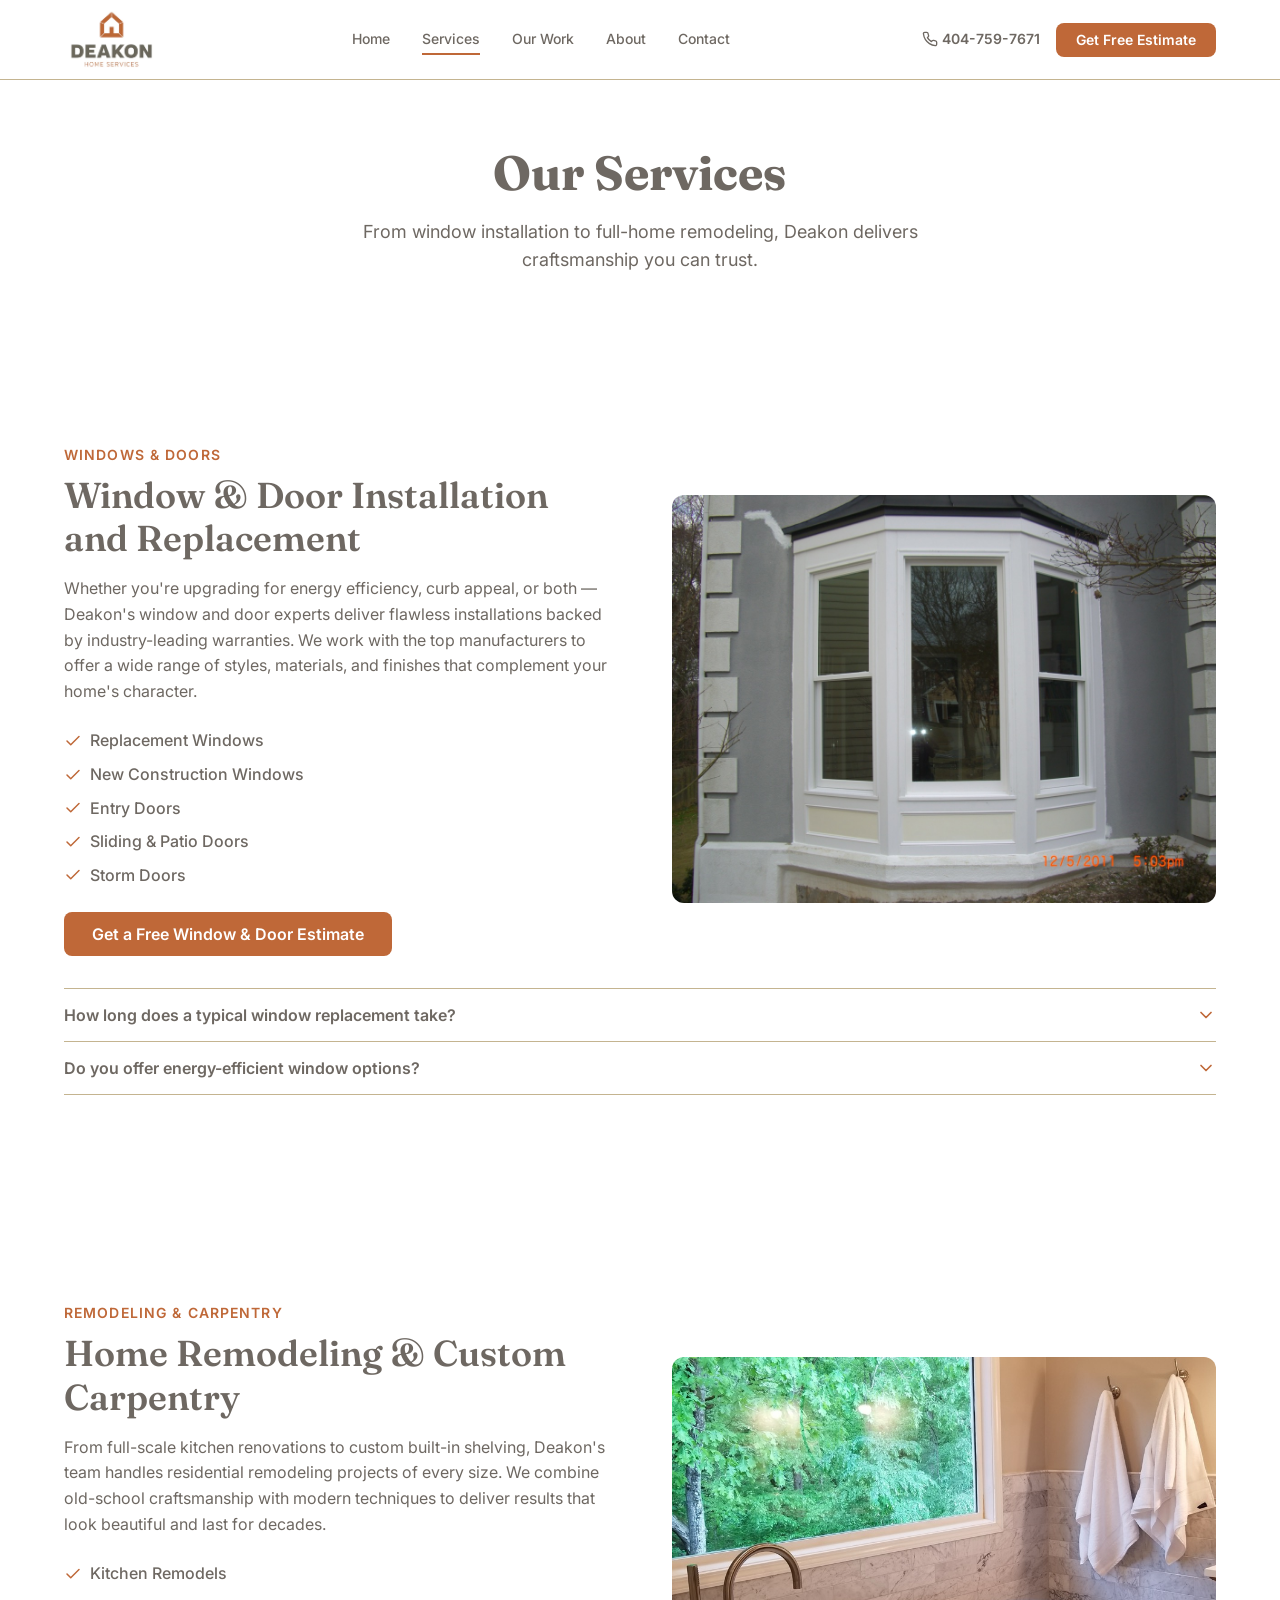
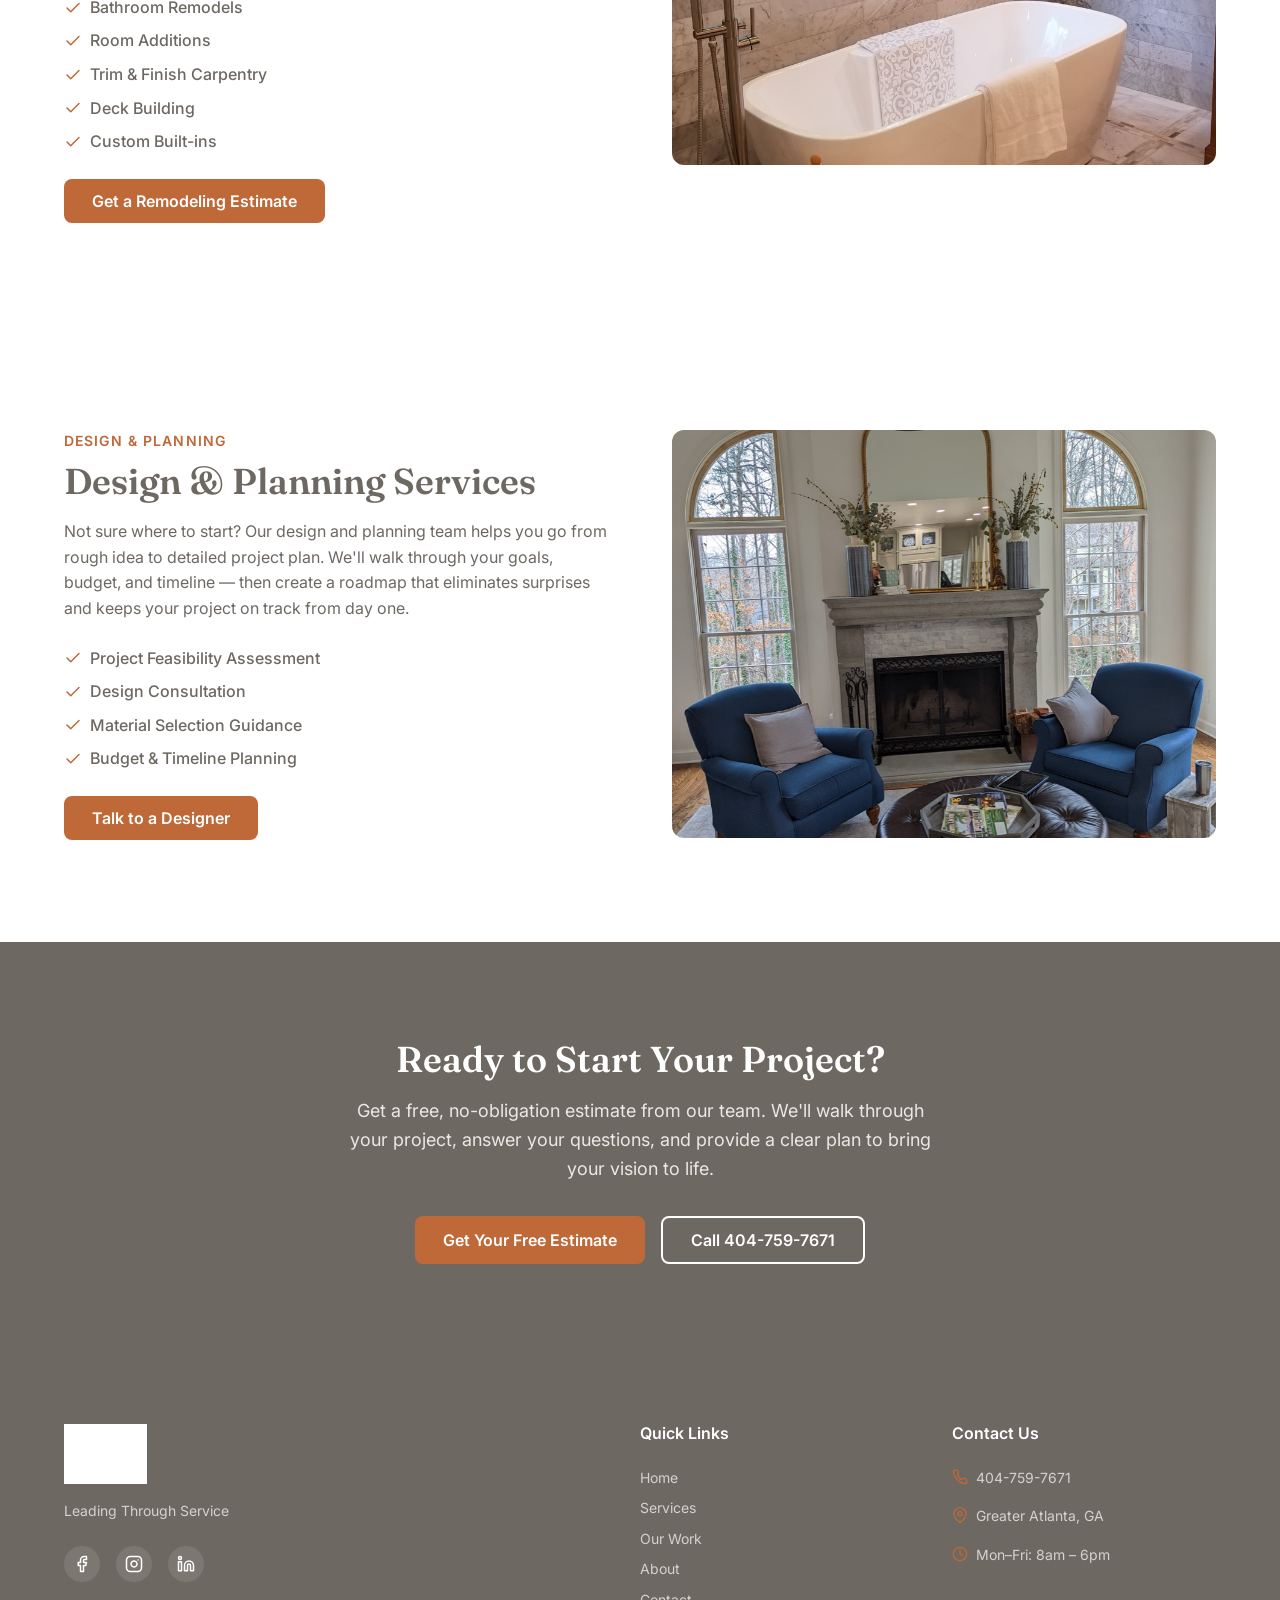
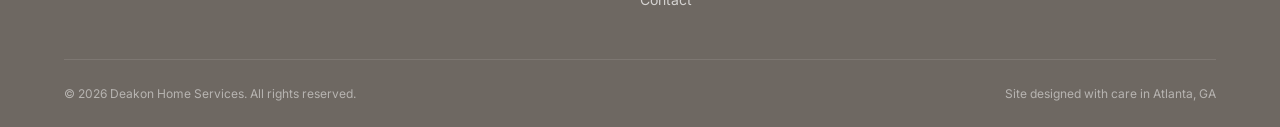
<file: services.html>
<!DOCTYPE html>
<html lang="en">
<head>
  <meta charset="UTF-8">
  <meta name="viewport" content="width=device-width, initial-scale=1.0">
  <title>Services | Deakon Home Services — Windows, Doors, Remodeling in Atlanta</title>
  <meta name="description" content="Deakon Home Services offers expert window & door installation, home remodeling, custom carpentry, and design services in Greater Atlanta, GA.">
  <meta property="og:title" content="Services | Deakon Home Services">
  <meta property="og:description" content="Expert window & door installation, home remodeling, custom carpentry, and design services in Greater Atlanta.">
  <meta property="og:type" content="website">
  <link rel="preconnect" href="https://fonts.googleapis.com">
  <link rel="preconnect" href="https://fonts.gstatic.com" crossorigin>
  <link href="https://fonts.googleapis.com/css2?family=Fraunces:opsz,wght@9..144,400;9..144,600;9..144,700&family=Inter:wght@400;500;600;700&display=swap" rel="stylesheet">
  <link rel="stylesheet" href="css/styles.css">
</head>
<body>

  <!-- ===== NAVIGATION ===== -->
  <header>
  <nav class="site-nav" role="navigation" aria-label="Main navigation">
    <div class="site-nav__inner">
      <a href="index.html" class="site-nav__logo" aria-label="Deakon Home Services - Home">
        <img src="images/logo.png" alt="Deakon Home Services">
      </a>
      <div class="site-nav__links">
        <a href="index.html">Home</a>
        <a href="services.html">Services</a>
        <a href="gallery.html">Our Work</a>
        <a href="about.html">About</a>
        <a href="contact.html">Contact</a>
      </div>
      <div class="site-nav__actions">
        <a href="tel:4047597671" class="site-nav__phone" aria-label="Call us at 404-759-7671">
          <svg aria-hidden="true" xmlns="http://www.w3.org/2000/svg" width="16" height="16" viewBox="0 0 24 24" fill="none" stroke="currentColor" stroke-width="2" stroke-linecap="round" stroke-linejoin="round"><path d="M22 16.92v3a2 2 0 0 1-2.18 2 19.79 19.79 0 0 1-8.63-3.07 19.5 19.5 0 0 1-6-6 19.79 19.79 0 0 1-3.07-8.67A2 2 0 0 1 4.11 2h3a2 2 0 0 1 2 1.72 12.84 12.84 0 0 0 .7 2.81 2 2 0 0 1-.45 2.11L8.09 9.91a16 16 0 0 0 6 6l1.27-1.27a2 2 0 0 1 2.11-.45 12.84 12.84 0 0 0 2.81.7A2 2 0 0 1 22 16.92z"/></svg>
          404-759-7671
        </a>
        <a href="contact.html" class="btn btn--primary site-nav__cta">Get Free Estimate</a>
      </div>
      <button class="site-nav__toggle" aria-label="Toggle menu" aria-expanded="false" aria-controls="mobile-menu">
        <span></span><span></span><span></span>
      </button>
    </div>
  </nav>
  <div class="mobile-menu" id="mobile-menu" role="dialog" aria-label="Mobile navigation">
    <a href="index.html">Home</a>
    <a href="services.html">Services</a>
    <a href="gallery.html">Our Work</a>
    <a href="about.html">About</a>
    <a href="contact.html">Contact</a>
    <a href="tel:4047597671" class="mobile-menu__phone">
      <svg aria-hidden="true" xmlns="http://www.w3.org/2000/svg" width="20" height="20" viewBox="0 0 24 24" fill="none" stroke="currentColor" stroke-width="2" stroke-linecap="round" stroke-linejoin="round"><path d="M22 16.92v3a2 2 0 0 1-2.18 2 19.79 19.79 0 0 1-8.63-3.07 19.5 19.5 0 0 1-6-6 19.79 19.79 0 0 1-3.07-8.67A2 2 0 0 1 4.11 2h3a2 2 0 0 1 2 1.72 12.84 12.84 0 0 0 .7 2.81 2 2 0 0 1-.45 2.11L8.09 9.91a16 16 0 0 0 6 6l1.27-1.27a2 2 0 0 1 2.11-.45 12.84 12.84 0 0 0 2.81.7A2 2 0 0 1 22 16.92z"/></svg>
      404-759-7671
    </a>
    <div class="mobile-menu__cta">
      <a href="contact.html" class="btn btn--primary" style="width:100%">Get Free Estimate</a>
    </div>
  </div>

  </header>

  <main>
  <!-- ===== PAGE HEADER ===== -->
  <section class="page-header">
    <div class="container">
      <h1>Our Services</h1>
      <!-- PLACEHOLDER COPY -->
      <p>From window installation to full-home remodeling, Deakon delivers craftsmanship you can trust.</p>
    </div>
  </section>

  <!-- ===== SECTION 1: WINDOWS & DOORS ===== -->
  <section id="windows-doors" class="section">
    <div class="container">
      <div class="two-col">
        <div class="two-col__text">
          <span class="section-label">Windows &amp; Doors</span>
          <h2>Window &amp; Door Installation and Replacement</h2>
          <!-- PLACEHOLDER COPY -->
          <p>Whether you're upgrading for energy efficiency, curb appeal, or both — Deakon's window and door experts deliver flawless installations backed by industry-leading warranties. We work with the top manufacturers to offer a wide range of styles, materials, and finishes that complement your home's character.</p>
          <ul class="service-list">
            <li>
              <svg aria-hidden="true" xmlns="http://www.w3.org/2000/svg" width="18" height="18" viewBox="0 0 24 24" fill="none" stroke="currentColor" stroke-width="2" stroke-linecap="round" stroke-linejoin="round"><polyline points="20 6 9 17 4 12"/></svg>
              Replacement Windows
            </li>
            <li>
              <svg aria-hidden="true" xmlns="http://www.w3.org/2000/svg" width="18" height="18" viewBox="0 0 24 24" fill="none" stroke="currentColor" stroke-width="2" stroke-linecap="round" stroke-linejoin="round"><polyline points="20 6 9 17 4 12"/></svg>
              New Construction Windows
            </li>
            <li>
              <svg aria-hidden="true" xmlns="http://www.w3.org/2000/svg" width="18" height="18" viewBox="0 0 24 24" fill="none" stroke="currentColor" stroke-width="2" stroke-linecap="round" stroke-linejoin="round"><polyline points="20 6 9 17 4 12"/></svg>
              Entry Doors
            </li>
            <li>
              <svg aria-hidden="true" xmlns="http://www.w3.org/2000/svg" width="18" height="18" viewBox="0 0 24 24" fill="none" stroke="currentColor" stroke-width="2" stroke-linecap="round" stroke-linejoin="round"><polyline points="20 6 9 17 4 12"/></svg>
              Sliding &amp; Patio Doors
            </li>
            <li>
              <svg aria-hidden="true" xmlns="http://www.w3.org/2000/svg" width="18" height="18" viewBox="0 0 24 24" fill="none" stroke="currentColor" stroke-width="2" stroke-linecap="round" stroke-linejoin="round"><polyline points="20 6 9 17 4 12"/></svg>
              Storm Doors
            </li>
          </ul>
          <a href="contact.html" class="btn btn--primary">Get a Free Window &amp; Door Estimate</a>
        </div>
        <div class="two-col__media">
          <img src="images/gallery/miller-window.jpg" alt="Bay window installation on Atlanta home exterior" loading="lazy">
        </div>
      </div>

      <!-- FAQ Accordion -->
      <div class="accordion">
        <div class="accordion__item">
          <button class="accordion__trigger" aria-expanded="false" aria-controls="faq-windows-1" id="faq-windows-1-trigger">
            How long does a typical window replacement take?
            <svg aria-hidden="true" xmlns="http://www.w3.org/2000/svg" width="20" height="20" viewBox="0 0 24 24" fill="none" stroke="currentColor" stroke-width="2" stroke-linecap="round" stroke-linejoin="round"><polyline points="6 9 12 15 18 9"/></svg>
          </button>
          <div class="accordion__panel" id="faq-windows-1" role="region" aria-labelledby="faq-windows-1-trigger" style="max-height: 0;">
            <div class="accordion__panel-inner">
              <!-- PLACEHOLDER COPY -->
              <p>For most homes, we can complete a full window replacement in a single day. Larger homes or custom orders may take 2–3 days. We'll provide a detailed timeline during your free estimate.</p>
            </div>
          </div>
        </div>
        <div class="accordion__item">
          <button class="accordion__trigger" aria-expanded="false" aria-controls="faq-windows-2" id="faq-windows-2-trigger">
            Do you offer energy-efficient window options?
            <svg aria-hidden="true" xmlns="http://www.w3.org/2000/svg" width="20" height="20" viewBox="0 0 24 24" fill="none" stroke="currentColor" stroke-width="2" stroke-linecap="round" stroke-linejoin="round"><polyline points="6 9 12 15 18 9"/></svg>
          </button>
          <div class="accordion__panel" id="faq-windows-2" role="region" aria-labelledby="faq-windows-2-trigger" style="max-height: 0;">
            <div class="accordion__panel-inner">
              <!-- PLACEHOLDER COPY -->
              <p>Absolutely. We carry Energy Star-certified windows from leading manufacturers that can significantly reduce your heating and cooling costs. We'll help you choose the best option for your home and budget.</p>
            </div>
          </div>
        </div>
      </div>
    </div>
  </section>

  <!-- ===== SECTION 2: REMODELING & CARPENTRY ===== -->
  <section id="remodeling-carpentry" class="section section--surface">
    <div class="container">
      <div class="two-col two-col--reverse">
        <div class="two-col__text">
          <span class="section-label">Remodeling &amp; Carpentry</span>
          <h2>Home Remodeling &amp; Custom Carpentry</h2>
          <!-- PLACEHOLDER COPY -->
          <p>From full-scale kitchen renovations to custom built-in shelving, Deakon's team handles residential remodeling projects of every size. We combine old-school craftsmanship with modern techniques to deliver results that look beautiful and last for decades.</p>
          <ul class="service-list">
            <li>
              <svg aria-hidden="true" xmlns="http://www.w3.org/2000/svg" width="18" height="18" viewBox="0 0 24 24" fill="none" stroke="currentColor" stroke-width="2" stroke-linecap="round" stroke-linejoin="round"><polyline points="20 6 9 17 4 12"/></svg>
              Kitchen Remodels
            </li>
            <li>
              <svg aria-hidden="true" xmlns="http://www.w3.org/2000/svg" width="18" height="18" viewBox="0 0 24 24" fill="none" stroke="currentColor" stroke-width="2" stroke-linecap="round" stroke-linejoin="round"><polyline points="20 6 9 17 4 12"/></svg>
              Bathroom Remodels
            </li>
            <li>
              <svg aria-hidden="true" xmlns="http://www.w3.org/2000/svg" width="18" height="18" viewBox="0 0 24 24" fill="none" stroke="currentColor" stroke-width="2" stroke-linecap="round" stroke-linejoin="round"><polyline points="20 6 9 17 4 12"/></svg>
              Room Additions
            </li>
            <li>
              <svg aria-hidden="true" xmlns="http://www.w3.org/2000/svg" width="18" height="18" viewBox="0 0 24 24" fill="none" stroke="currentColor" stroke-width="2" stroke-linecap="round" stroke-linejoin="round"><polyline points="20 6 9 17 4 12"/></svg>
              Trim &amp; Finish Carpentry
            </li>
            <li>
              <svg aria-hidden="true" xmlns="http://www.w3.org/2000/svg" width="18" height="18" viewBox="0 0 24 24" fill="none" stroke="currentColor" stroke-width="2" stroke-linecap="round" stroke-linejoin="round"><polyline points="20 6 9 17 4 12"/></svg>
              Deck Building
            </li>
            <li>
              <svg aria-hidden="true" xmlns="http://www.w3.org/2000/svg" width="18" height="18" viewBox="0 0 24 24" fill="none" stroke="currentColor" stroke-width="2" stroke-linecap="round" stroke-linejoin="round"><polyline points="20 6 9 17 4 12"/></svg>
              Custom Built-ins
            </li>
          </ul>
          <a href="contact.html" class="btn btn--primary">Get a Remodeling Estimate</a>
        </div>
        <div class="two-col__media">
          <img src="images/gallery/bell-tub.jpg" alt="Luxury bathroom remodel with freestanding tub and marble tile by Deakon" loading="lazy">
        </div>
      </div>
    </div>
  </section>

  <!-- ===== SECTION 3: DESIGN & PLANNING ===== -->
  <section id="design-planning" class="section">
    <div class="container">
      <div class="two-col">
        <div class="two-col__text">
          <span class="section-label">Design &amp; Planning</span>
          <h2>Design &amp; Planning Services</h2>
          <!-- PLACEHOLDER COPY -->
          <p>Not sure where to start? Our design and planning team helps you go from rough idea to detailed project plan. We'll walk through your goals, budget, and timeline — then create a roadmap that eliminates surprises and keeps your project on track from day one.</p>
          <ul class="service-list">
            <li>
              <svg aria-hidden="true" xmlns="http://www.w3.org/2000/svg" width="18" height="18" viewBox="0 0 24 24" fill="none" stroke="currentColor" stroke-width="2" stroke-linecap="round" stroke-linejoin="round"><polyline points="20 6 9 17 4 12"/></svg>
              Project Feasibility Assessment
            </li>
            <li>
              <svg aria-hidden="true" xmlns="http://www.w3.org/2000/svg" width="18" height="18" viewBox="0 0 24 24" fill="none" stroke="currentColor" stroke-width="2" stroke-linecap="round" stroke-linejoin="round"><polyline points="20 6 9 17 4 12"/></svg>
              Design Consultation
            </li>
            <li>
              <svg aria-hidden="true" xmlns="http://www.w3.org/2000/svg" width="18" height="18" viewBox="0 0 24 24" fill="none" stroke="currentColor" stroke-width="2" stroke-linecap="round" stroke-linejoin="round"><polyline points="20 6 9 17 4 12"/></svg>
              Material Selection Guidance
            </li>
            <li>
              <svg aria-hidden="true" xmlns="http://www.w3.org/2000/svg" width="18" height="18" viewBox="0 0 24 24" fill="none" stroke="currentColor" stroke-width="2" stroke-linecap="round" stroke-linejoin="round"><polyline points="20 6 9 17 4 12"/></svg>
              Budget &amp; Timeline Planning
            </li>
          </ul>
          <a href="contact.html" class="btn btn--primary">Talk to a Designer</a>
        </div>
        <div class="two-col__media">
          <img src="images/gallery/wells-fireplace.jpg" alt="Beautifully designed living room with marble fireplace and arched windows" loading="lazy">
        </div>
      </div>
    </div>
  </section>

  <!-- ===== FINAL CTA BANNER ===== -->
  <section class="section section--dark cta-banner">
    <div class="container" style="text-align:center">
      <!-- PLACEHOLDER COPY -->
      <h2>Ready to Start Your Project?</h2>
      <p>Get a free, no-obligation estimate from our team. We'll walk through your project, answer your questions, and provide a clear plan to bring your vision to life.</p>
      <div style="display:flex; gap:1rem; justify-content:center; flex-wrap:wrap; margin-top:2rem;">
        <a href="contact.html" class="btn btn--primary">Get Your Free Estimate</a>
        <a href="tel:4047597671" class="btn btn--outline">Call 404-759-7671</a>
      </div>
    </div>
  </section>

  </main>

  <!-- ===== FOOTER ===== -->
  <footer class="site-footer">
    <div class="container">
      <div class="site-footer__grid">
        <div class="site-footer__brand">
          <div class="site-footer__logo"><img src="images/logo.png" alt="Deakon Home Services"></div>
          <p class="site-footer__tagline">Leading Through Service</p>
          <div class="social-links">
            <a href="#" aria-label="Facebook"><svg aria-hidden="true" xmlns="http://www.w3.org/2000/svg" width="18" height="18" viewBox="0 0 24 24" fill="none" stroke="currentColor" stroke-width="2" stroke-linecap="round" stroke-linejoin="round"><path d="M18 2h-3a5 5 0 0 0-5 5v3H7v4h3v8h4v-8h3l1-4h-4V7a1 1 0 0 1 1-1h3z"/></svg></a>
            <a href="#" aria-label="Instagram"><svg aria-hidden="true" xmlns="http://www.w3.org/2000/svg" width="18" height="18" viewBox="0 0 24 24" fill="none" stroke="currentColor" stroke-width="2" stroke-linecap="round" stroke-linejoin="round"><rect x="2" y="2" width="20" height="20" rx="5" ry="5"/><path d="M16 11.37A4 4 0 1 1 12.63 8 4 4 0 0 1 16 11.37z"/><line x1="17.5" y1="6.5" x2="17.51" y2="6.5"/></svg></a>
            <a href="#" aria-label="LinkedIn"><svg aria-hidden="true" xmlns="http://www.w3.org/2000/svg" width="18" height="18" viewBox="0 0 24 24" fill="none" stroke="currentColor" stroke-width="2" stroke-linecap="round" stroke-linejoin="round"><path d="M16 8a6 6 0 0 1 6 6v7h-4v-7a2 2 0 0 0-2-2 2 2 0 0 0-2 2v7h-4v-7a6 6 0 0 1 6-6z"/><rect x="2" y="9" width="4" height="12"/><circle cx="4" cy="4" r="2"/></svg></a>
          </div>
        </div>
        <div>
          <h4>Quick Links</h4>
          <div class="site-footer__links">
            <a href="index.html">Home</a>
            <a href="services.html">Services</a>
            <a href="gallery.html">Our Work</a>
            <a href="about.html">About</a>
            <a href="contact.html">Contact</a>
          </div>
        </div>
        <div>
          <h4>Contact Us</h4>
          <div class="site-footer__contact-item">
            <svg aria-hidden="true" xmlns="http://www.w3.org/2000/svg" width="16" height="16" viewBox="0 0 24 24" fill="none" stroke="currentColor" stroke-width="2" stroke-linecap="round" stroke-linejoin="round"><path d="M22 16.92v3a2 2 0 0 1-2.18 2 19.79 19.79 0 0 1-8.63-3.07 19.5 19.5 0 0 1-6-6 19.79 19.79 0 0 1-3.07-8.67A2 2 0 0 1 4.11 2h3a2 2 0 0 1 2 1.72 12.84 12.84 0 0 0 .7 2.81 2 2 0 0 1-.45 2.11L8.09 9.91a16 16 0 0 0 6 6l1.27-1.27a2 2 0 0 1 2.11-.45 12.84 12.84 0 0 0 2.81.7A2 2 0 0 1 22 16.92z"/></svg>
            <a href="tel:4047597671">404-759-7671</a>
          </div>
          <div class="site-footer__contact-item">
            <svg aria-hidden="true" xmlns="http://www.w3.org/2000/svg" width="16" height="16" viewBox="0 0 24 24" fill="none" stroke="currentColor" stroke-width="2" stroke-linecap="round" stroke-linejoin="round"><path d="M21 10c0 7-9 13-9 13s-9-6-9-13a9 9 0 0 1 18 0z"/><circle cx="12" cy="10" r="3"/></svg>
            <span>Greater Atlanta, GA</span>
          </div>
          <div class="site-footer__contact-item">
            <svg aria-hidden="true" xmlns="http://www.w3.org/2000/svg" width="16" height="16" viewBox="0 0 24 24" fill="none" stroke="currentColor" stroke-width="2" stroke-linecap="round" stroke-linejoin="round"><circle cx="12" cy="12" r="10"/><polyline points="12 6 12 12 16 14"/></svg>
            <span>Mon–Fri: 8am – 6pm</span>
          </div>
        </div>
      </div>
      <div class="site-footer__bottom">
        <span>&copy; 2026 Deakon Home Services. All rights reserved.</span>
        <span>Site designed with care in Atlanta, GA</span>
      </div>
    </div>
  </footer>

  <!-- ===== FLOATING CTA ===== -->
  <nav class="floating-cta" aria-label="Quick actions">
    <div class="floating-cta__inner">
      <a href="tel:4047597671" class="floating-cta__call" aria-label="Call now">
        <svg aria-hidden="true" xmlns="http://www.w3.org/2000/svg" width="18" height="18" viewBox="0 0 24 24" fill="none" stroke="currentColor" stroke-width="2" stroke-linecap="round" stroke-linejoin="round"><path d="M22 16.92v3a2 2 0 0 1-2.18 2 19.79 19.79 0 0 1-8.63-3.07 19.5 19.5 0 0 1-6-6 19.79 19.79 0 0 1-3.07-8.67A2 2 0 0 1 4.11 2h3a2 2 0 0 1 2 1.72 12.84 12.84 0 0 0 .7 2.81 2 2 0 0 1-.45 2.11L8.09 9.91a16 16 0 0 0 6 6l1.27-1.27a2 2 0 0 1 2.11-.45 12.84 12.84 0 0 0 2.81.7A2 2 0 0 1 22 16.92z"/></svg>
        Call Now
      </a>
      <a href="contact.html" class="floating-cta__estimate" aria-label="Get free estimate">
        <svg aria-hidden="true" xmlns="http://www.w3.org/2000/svg" width="18" height="18" viewBox="0 0 24 24" fill="none" stroke="currentColor" stroke-width="2" stroke-linecap="round" stroke-linejoin="round"><path d="M14 2H6a2 2 0 0 0-2 2v16a2 2 0 0 0 2 2h12a2 2 0 0 0 2-2V8z"/><polyline points="14 2 14 8 20 8"/><line x1="16" y1="13" x2="8" y2="13"/><line x1="16" y1="17" x2="8" y2="17"/><polyline points="10 9 9 9 8 9"/></svg>
        Free Estimate
      </a>
    </div>
  </div>

  <script src="js/nav.js" defer></script>
  <script src="js/accordion.js" defer></script>
</body>
</html>
</file>
<file: css/styles.css>
/* ============================================================
   Deakon Home Services — Design Tokens & Global Styles
   ============================================================ */

/* --- Custom Properties (Design Tokens) --- */
:root {
  /* Brand Colors — Deakon Palette */
  /* Charcoal: #6E6862 | Tan: #C4B490 | Teal: #8DC5C5 */
  /* Rust: #BF6838 | Olive: #8F8E24 | Amber: #EFB036 */
  --color-primary: #6E6862;
  --color-primary-light: #8DC5C5;
  --color-accent: #BF6838;
  --color-accent-hover: #6E6862;
  --color-accent-light: rgba(191, 104, 56, 0.12);
  --color-accent-text: #BF6838;
  --color-surface: #FFFFFF;
  --color-surface-alt: #C4B490;
  --color-white: #FFFFFF;
  --color-text: #6E6862;
  --color-text-light: #6E6862;
  --color-text-inverse: #FFFFFF;
  --color-border: #C4B490;
  --color-success: #8F8E24;
  --color-star: #EFB036;

  /* Typography */
  --font-heading: 'Fraunces', serif;
  --font-body: 'Inter', sans-serif;
  --fs-hero: clamp(2.25rem, 5vw, 3.75rem);
  --fs-h1: clamp(2rem, 4vw, 3rem);
  --fs-h2: clamp(1.5rem, 3vw, 2.25rem);
  --fs-h3: clamp(1.25rem, 2vw, 1.5rem);
  --fs-body: 1rem;
  --fs-body-lg: 1.125rem;
  --fs-small: 0.875rem;
  --fs-xs: 0.75rem;
  --lh-tight: 1.2;
  --lh-normal: 1.6;
  --fw-normal: 400;
  --fw-medium: 500;
  --fw-semibold: 600;
  --fw-bold: 700;

  /* Spacing */
  --space-xs: 0.25rem;
  --space-sm: 0.5rem;
  --space-md: 1rem;
  --space-lg: 1.5rem;
  --space-xl: 2rem;
  --space-2xl: 3rem;
  --space-3xl: 4rem;
  --space-4xl: 6rem;
  --space-section: clamp(4rem, 8vw, 7rem);

  /* Layout */
  --max-width: 1200px;
  --max-width-narrow: 800px;
  --nav-height: 80px;
  --border-radius: 8px;
  --border-radius-lg: 12px;
  --border-radius-full: 9999px;

  /* Shadows */
  --shadow-sm: 0 1px 3px rgba(0, 0, 0, 0.08);
  --shadow-md: 0 4px 12px rgba(0, 0, 0, 0.1);
  --shadow-lg: 0 8px 30px rgba(0, 0, 0, 0.12);
  --shadow-xl: 0 20px 50px rgba(0, 0, 0, 0.15);

  /* Transitions */
  --transition-fast: 150ms ease;
  --transition-base: 250ms ease;
  --transition-slow: 400ms ease;
}


/* --- Reset & Base --- */
*,
*::before,
*::after {
  box-sizing: border-box;
  margin: 0;
  padding: 0;
}

html {
  scroll-behavior: smooth;
  scroll-padding-top: var(--nav-height);
  -webkit-text-size-adjust: 100%;
}

body {
  font-family: var(--font-body);
  font-size: var(--fs-body);
  line-height: var(--lh-normal);
  color: var(--color-text);
  background-color: var(--color-white);
  -webkit-font-smoothing: antialiased;
  -moz-osx-font-smoothing: grayscale;
}

img {
  max-width: 100%;
  height: auto;
  display: block;
}

a {
  color: inherit;
  text-decoration: none;
}

ul, ol {
  list-style: none;
}

button {
  font-family: inherit;
  cursor: pointer;
  border: none;
  background: none;
}

input, textarea, select {
  font-family: inherit;
  font-size: inherit;
}


/* --- Typography --- */
h1, h2, h3, h4 {
  font-family: var(--font-heading);
  line-height: var(--lh-tight);
  color: var(--color-primary);
}

h1 { font-size: var(--fs-h1); font-weight: var(--fw-bold); }
h2 { font-size: var(--fs-h2); font-weight: var(--fw-semibold); }
h3 { font-size: var(--fs-h3); font-weight: var(--fw-semibold); }

p {
  margin-bottom: var(--space-md);
}

p:last-child {
  margin-bottom: 0;
}


/* --- Layout Utilities --- */
.container {
  width: 100%;
  max-width: var(--max-width);
  margin: 0 auto;
  padding: 0 var(--space-lg);
}

.container--narrow {
  max-width: var(--max-width-narrow);
}

.section {
  padding: var(--space-section) 0;
}

.section--surface {
  background-color: var(--color-surface);
}

.section--dark {
  background-color: var(--color-primary);
  color: var(--color-text-inverse);
}

.section--dark h2,
.section--dark h3,
.section--dark h4 {
  color: var(--color-white);
}

.grid {
  display: grid;
  gap: var(--space-xl);
}

.grid--2 { grid-template-columns: 1fr; }
.grid--3 { grid-template-columns: 1fr; }
.grid--4 { grid-template-columns: 1fr; }

@media (min-width: 768px) {
  .grid--2 { grid-template-columns: repeat(2, 1fr); }
  .grid--3 { grid-template-columns: repeat(2, 1fr); }
  .grid--4 { grid-template-columns: repeat(2, 1fr); }
}

@media (min-width: 1024px) {
  .grid--3 { grid-template-columns: repeat(3, 1fr); }
  .grid--4 { grid-template-columns: repeat(4, 1fr); }
}

.text-center { text-align: center; }
.text-left { text-align: left; }

.section-header {
  text-align: center;
  max-width: 700px;
  margin: 0 auto var(--space-3xl);
}

.section-header p {
  color: var(--color-text-light);
  font-size: var(--fs-body-lg);
  margin-top: var(--space-md);
}

.section-label {
  display: inline-block;
  font-size: var(--fs-small);
  font-weight: var(--fw-semibold);
  text-transform: uppercase;
  letter-spacing: 0.08em;
  color: var(--color-accent-text);
  margin-bottom: var(--space-sm);
}


/* --- Buttons --- */
.btn {
  display: inline-flex;
  align-items: center;
  justify-content: center;
  gap: var(--space-sm);
  padding: 0.875rem 1.75rem;
  font-size: var(--fs-body);
  font-weight: var(--fw-semibold);
  line-height: 1;
  border-radius: var(--border-radius);
  transition: all var(--transition-base);
  white-space: nowrap;
}

.btn--primary {
  background-color: var(--color-accent);
  color: var(--color-white);
}

.btn--primary:hover {
  background-color: var(--color-accent-hover);
  transform: translateY(-1px);
  box-shadow: var(--shadow-md);
}

.btn--secondary {
  background-color: transparent;
  color: var(--color-primary);
  border: 2px solid var(--color-primary);
}

.btn--secondary:hover {
  background-color: var(--color-primary);
  color: var(--color-white);
}

.btn--ghost {
  background-color: transparent;
  color: var(--color-white);
  border: 2px solid var(--color-white);
}

.btn--ghost:hover {
  background-color: var(--color-white);
  color: var(--color-primary);
}

.btn--sm {
  padding: 0.625rem 1.25rem;
  font-size: var(--fs-small);
}

.btn--lg {
  padding: 1rem 2.25rem;
  font-size: var(--fs-body-lg);
}

.btn-group {
  display: flex;
  flex-wrap: wrap;
  gap: var(--space-md);
}


/* --- Navigation --- */
.site-nav {
  position: fixed;
  top: 0;
  left: 0;
  right: 0;
  z-index: 1000;
  height: var(--nav-height);
  background-color: var(--color-white);
  border-bottom: 1px solid var(--color-border);
  transition: box-shadow var(--transition-base);
}

.site-nav--scrolled {
  box-shadow: var(--shadow-md);
}

.site-nav__inner {
  display: flex;
  align-items: center;
  justify-content: space-between;
  height: 100%;
  max-width: var(--max-width);
  margin: 0 auto;
  padding: 0 var(--space-lg);
}

.site-nav__logo {
  display: flex;
  align-items: center;
}

.site-nav__logo img {
  height: 70px;
  width: auto;
}

@media (max-width: 767px) {
  .site-nav__logo img {
    height: 56px;
  }
}

.site-nav__links {
  display: none;
  align-items: center;
  gap: var(--space-xl);
}

.site-nav__links a {
  font-size: var(--fs-small);
  font-weight: var(--fw-medium);
  color: var(--color-text);
  transition: color var(--transition-fast);
  position: relative;
}

.site-nav__links a::after {
  content: '';
  position: absolute;
  bottom: -4px;
  left: 0;
  width: 0;
  height: 2px;
  background-color: var(--color-accent);
  transition: width var(--transition-base);
}

.site-nav__links a:hover,
.site-nav__links a.active {
  color: var(--color-primary);
}

.site-nav__links a:hover::after,
.site-nav__links a.active::after {
  width: 100%;
}

.site-nav__actions {
  display: none;
  align-items: center;
  gap: var(--space-md);
}

.site-nav__phone {
  font-size: var(--fs-small);
  font-weight: var(--fw-semibold);
  color: var(--color-primary);
  display: flex;
  align-items: center;
  gap: var(--space-xs);
}

.site-nav__phone svg {
  width: 16px;
  height: 16px;
}

.site-nav__cta {
  padding: 0.625rem 1.25rem;
  font-size: var(--fs-small);
}

/* Hamburger */
.site-nav__toggle {
  display: flex;
  flex-direction: column;
  justify-content: center;
  align-items: center;
  gap: 5px;
  width: 44px;
  height: 44px;
  padding: 8px;
}

.site-nav__toggle span {
  display: block;
  width: 100%;
  height: 2px;
  background-color: var(--color-primary);
  border-radius: 2px;
  transition: all var(--transition-base);
}

.site-nav__toggle[aria-expanded="true"] span:nth-child(1) {
  transform: translateY(7px) rotate(45deg);
}

.site-nav__toggle[aria-expanded="true"] span:nth-child(2) {
  opacity: 0;
}

.site-nav__toggle[aria-expanded="true"] span:nth-child(3) {
  transform: translateY(-7px) rotate(-45deg);
}

/* Mobile Menu */
.mobile-menu {
  display: none;
  position: fixed;
  inset: 0;
  top: var(--nav-height);
  background-color: var(--color-white);
  z-index: 999;
  padding: var(--space-xl);
  flex-direction: column;
  gap: var(--space-lg);
  overflow-y: auto;
}

.mobile-menu.is-open {
  display: flex;
}

.mobile-menu a {
  display: block;
  padding: var(--space-md) 0;
  font-size: var(--fs-body-lg);
  font-weight: var(--fw-medium);
  color: var(--color-text);
  border-bottom: 1px solid var(--color-border);
  transition: color var(--transition-fast);
}

.mobile-menu a:hover {
  color: var(--color-accent);
}

.mobile-menu__phone {
  display: flex;
  align-items: center;
  gap: var(--space-sm);
  font-size: var(--fs-body-lg);
  font-weight: var(--fw-semibold);
  color: var(--color-primary);
  padding: var(--space-md) 0;
}

.mobile-menu__cta {
  margin-top: var(--space-md);
  text-align: center;
}

@media (min-width: 768px) {
  .site-nav__links {
    display: flex;
  }
  .site-nav__toggle {
    display: none;
  }
}

@media (min-width: 1024px) {
  .site-nav__actions {
    display: flex;
  }
}


/* --- Hero --- */
.hero {
  position: relative;
  min-height: max(80vh, 500px);
  display: flex;
  align-items: center;
  padding-top: var(--nav-height);
  overflow: hidden;
}

.hero__bg {
  position: absolute;
  inset: 0;
  z-index: 0;
}

.hero__bg img {
  width: 100%;
  height: 100%;
  object-fit: cover;
}

.hero__overlay {
  position: absolute;
  inset: 0;
  background: linear-gradient(135deg, rgba(110, 104, 98, 0.95) 0%, rgba(110, 104, 98, 0.85) 100%);
}

.hero__content {
  position: relative;
  z-index: 1;
  max-width: 650px;
  padding: var(--space-3xl) 0;
}

.hero__content h1 {
  font-size: var(--fs-hero);
  color: var(--color-white);
  margin-bottom: var(--space-lg);
}

.hero__content p {
  font-size: var(--fs-body-lg);
  color: rgba(255, 255, 255, 0.9);
  margin-bottom: var(--space-xl);
  max-width: 550px;
}

.hero__phone {
  display: inline-flex;
  align-items: center;
  gap: var(--space-sm);
  color: var(--color-accent);
  font-size: var(--fs-body-lg);
  font-weight: var(--fw-semibold);
  margin-top: var(--space-lg);
}

.hero__phone svg {
  width: 20px;
  height: 20px;
}

/* Hero image-wrapper alias (HTML uses hero__image-wrapper instead of hero__bg) */
.hero__image-wrapper {
  position: absolute;
  inset: 0;
  z-index: 0;
}

.hero__image-wrapper img,
.hero__image {
  width: 100%;
  height: 100%;
  object-fit: cover;
}

.hero__actions {
  display: flex;
  flex-wrap: wrap;
  gap: var(--space-md);
}


/* --- Grid aliases (HTML class names) --- */
.services-grid {
  display: grid;
  gap: var(--space-xl);
  grid-template-columns: 1fr;
}

@media (min-width: 768px) {
  .services-grid {
    grid-template-columns: repeat(2, 1fr);
  }
}

@media (min-width: 1024px) {
  .services-grid {
    grid-template-columns: repeat(3, 1fr);
  }
}

.testimonials-grid {
  display: grid;
  gap: var(--space-xl);
  grid-template-columns: 1fr;
}

@media (min-width: 768px) {
  .testimonials-grid {
    grid-template-columns: repeat(2, 1fr);
  }
}

@media (min-width: 1024px) {
  .testimonials-grid {
    grid-template-columns: repeat(3, 1fr);
  }
}


/* --- Card image-wrapper alias --- */
.card__image-wrapper {
  aspect-ratio: 16 / 10;
  overflow: hidden;
}

.card__image-wrapper img {
  width: 100%;
  height: 100%;
  object-fit: cover;
  transition: transform var(--transition-slow);
}

.card:hover .card__image-wrapper img {
  transform: scale(1.05);
}


/* --- Two-col aliases (HTML uses two-col__text / two-col__media) --- */
.two-col__text {
  /* Same behavior as two-col__content */
}

.two-col__text h2 {
  margin-bottom: var(--space-md);
}

.two-col__text p {
  color: var(--color-text-light);
  margin-bottom: var(--space-md);
}

.two-col__media {
  border-radius: var(--border-radius-lg);
  overflow: hidden;
  aspect-ratio: 4 / 3;
}

.two-col__media img {
  width: 100%;
  height: 100%;
  object-fit: cover;
}

.two-col--reverse .two-col__media {
  order: -1;
}

@media (min-width: 768px) {
  .two-col--reverse .two-col__media {
    order: 1;
  }
}


/* --- Value card (About page) --- */
.value-card {
  text-align: center;
  padding: var(--space-xl);
}

.value-card__icon {
  width: 56px;
  height: 56px;
  border-radius: var(--border-radius);
  background-color: var(--color-accent-light);
  color: var(--color-accent);
  display: inline-flex;
  align-items: center;
  justify-content: center;
  margin-bottom: var(--space-md);
}

.value-card__icon svg {
  width: 28px;
  height: 28px;
}

.value-card h3 {
  margin-bottom: var(--space-sm);
  font-size: var(--fs-h3);
}

.value-card p {
  color: var(--color-text-light);
  font-size: var(--fs-small);
}


/* --- Button outline variant --- */
.btn--outline {
  background-color: transparent;
  color: var(--color-white);
  border: 2px solid var(--color-white);
}

.btn--outline:hover {
  background-color: var(--color-white);
  color: var(--color-primary);
}


/* --- Cards --- */
.card {
  background: var(--color-white);
  border-radius: var(--border-radius-lg);
  overflow: hidden;
  transition: transform var(--transition-base), box-shadow var(--transition-base);
  border: 1px solid var(--color-border);
}

.card:hover {
  transform: translateY(-4px);
  box-shadow: var(--shadow-lg);
}

.card__image {
  aspect-ratio: 16 / 10;
  overflow: hidden;
}

.card__image img {
  width: 100%;
  height: 100%;
  object-fit: cover;
  transition: transform var(--transition-slow);
}

.card:hover .card__image img {
  transform: scale(1.05);
}

.card__body {
  padding: var(--space-lg);
}

.card__body h3 {
  margin-bottom: var(--space-sm);
}

.card__body p {
  color: var(--color-text-light);
  font-size: var(--fs-small);
}

.card__link {
  display: inline-flex;
  align-items: center;
  gap: var(--space-xs);
  color: var(--color-accent-text);
  font-weight: var(--fw-semibold);
  font-size: var(--fs-small);
  margin-top: var(--space-md);
  transition: gap var(--transition-base);
}

.card__link:hover {
  gap: var(--space-sm);
}

.card__link svg {
  width: 16px;
  height: 16px;
}


/* --- Value Props --- */
.value-props {
  display: grid;
  gap: var(--space-xl);
  text-align: center;
}

@media (min-width: 768px) {
  .value-props {
    grid-template-columns: repeat(3, 1fr);
  }
}

.value-prop {
  padding: var(--space-xl);
}

.value-prop__icon {
  width: 56px;
  height: 56px;
  border-radius: var(--border-radius);
  background-color: var(--color-accent-light);
  color: var(--color-accent);
  display: inline-flex;
  align-items: center;
  justify-content: center;
  margin-bottom: var(--space-md);
}

.value-prop__icon svg {
  width: 28px;
  height: 28px;
}

.value-prop h3 {
  margin-bottom: var(--space-sm);
  font-size: var(--fs-h3);
}

.value-prop p {
  color: var(--color-text-light);
  font-size: var(--fs-small);
}


/* --- Testimonials --- */
.testimonial-card {
  background: var(--color-white);
  border: 1px solid var(--color-border);
  border-radius: var(--border-radius-lg);
  padding: var(--space-xl);
}

.testimonial-card__stars {
  display: flex;
  gap: 2px;
  margin-bottom: var(--space-md);
  color: var(--color-star);
}

.testimonial-card__stars svg {
  width: 18px;
  height: 18px;
  fill: currentColor;
}

.testimonial-card blockquote {
  font-size: var(--fs-body);
  line-height: var(--lh-normal);
  color: var(--color-text);
  margin-bottom: var(--space-lg);
  font-style: italic;
}

.testimonial-card__author {
  font-size: var(--fs-small);
  font-weight: var(--fw-semibold);
  color: var(--color-primary);
}


/* --- CTA Banner --- */
.cta-banner {
  text-align: center;
  padding: var(--space-4xl) var(--space-lg);
}

.cta-banner h2 {
  color: var(--color-white);
  margin-bottom: var(--space-md);
}

.cta-banner p {
  color: rgba(255, 255, 255, 0.85);
  font-size: var(--fs-body-lg);
  max-width: 600px;
  margin: 0 auto var(--space-xl);
}


/* --- Two-Column Content --- */
.two-col {
  display: grid;
  gap: var(--space-2xl);
  align-items: center;
}

@media (min-width: 768px) {
  .two-col {
    grid-template-columns: 1fr 1fr;
    gap: var(--space-3xl);
  }
}

.two-col--reverse .two-col__image {
  order: -1;
}

@media (min-width: 768px) {
  .two-col--reverse .two-col__image {
    order: 1;
  }
}

.two-col__image {
  border-radius: var(--border-radius-lg);
  overflow: hidden;
  aspect-ratio: 4 / 3;
}

.two-col__image img {
  width: 100%;
  height: 100%;
  object-fit: cover;
}

.two-col__content h2 {
  margin-bottom: var(--space-md);
}

.two-col__content p {
  color: var(--color-text-light);
  margin-bottom: var(--space-md);
}

.service-list {
  margin: var(--space-lg) 0;
  display: flex;
  flex-direction: column;
  gap: var(--space-sm);
}

.service-list li {
  display: flex;
  align-items: center;
  gap: var(--space-sm);
  font-weight: var(--fw-medium);
}

.service-list li svg {
  width: 18px;
  height: 18px;
  color: var(--color-accent);
  flex-shrink: 0;
}


/* --- Accordion (FAQ) --- */
.accordion {
  margin-top: var(--space-xl);
  border-top: 1px solid var(--color-border);
}

.accordion__item {
  border-bottom: 1px solid var(--color-border);
}

.accordion__trigger {
  width: 100%;
  display: flex;
  align-items: center;
  justify-content: space-between;
  padding: var(--space-md) 0;
  text-align: left;
  font-size: var(--fs-body);
  font-weight: var(--fw-semibold);
  color: var(--color-primary);
  gap: var(--space-md);
}

.accordion__trigger svg {
  width: 20px;
  height: 20px;
  flex-shrink: 0;
  transition: transform var(--transition-base);
  color: var(--color-accent);
}

.accordion__trigger[aria-expanded="true"] svg {
  transform: rotate(180deg);
}

.accordion__panel {
  overflow: hidden;
  max-height: 0;
  transition: max-height var(--transition-base);
}

.accordion__panel-inner {
  padding-bottom: var(--space-lg);
  color: var(--color-text-light);
}


/* --- Gallery --- */
.gallery-filters {
  display: flex;
  flex-wrap: wrap;
  gap: var(--space-sm);
  justify-content: center;
  margin-bottom: var(--space-2xl);
}

.gallery-filters button {
  padding: 0.5rem 1.25rem;
  font-size: var(--fs-small);
  font-weight: var(--fw-medium);
  border-radius: var(--border-radius-full);
  background-color: var(--color-white);
  color: var(--color-text);
  transition: all var(--transition-fast);
  border: 1px solid var(--color-border);
}

.gallery-filters button:hover,
.gallery-filters button.active {
  background-color: var(--color-primary);
  color: var(--color-white);
}

.gallery-grid {
  display: grid;
  gap: var(--space-md);
  grid-template-columns: 1fr;
}

@media (min-width: 640px) {
  .gallery-grid {
    grid-template-columns: repeat(2, 1fr);
  }
}

@media (min-width: 1024px) {
  .gallery-grid {
    grid-template-columns: repeat(3, 1fr);
  }
}

.gallery-item {
  border-radius: var(--border-radius-lg);
  overflow: hidden;
  cursor: pointer;
  position: relative;
  aspect-ratio: 4 / 3;
}

.gallery-item img {
  width: 100%;
  height: 100%;
  object-fit: cover;
  transition: transform var(--transition-slow);
}

.gallery-item:hover img {
  transform: scale(1.05);
}

.gallery-item__overlay {
  position: absolute;
  inset: 0;
  background: linear-gradient(to top, rgba(110, 104, 98, 0.7), transparent);
  opacity: 0;
  transition: opacity var(--transition-base);
  display: flex;
  align-items: flex-end;
  padding: var(--space-lg);
}

.gallery-item:hover .gallery-item__overlay {
  opacity: 1;
}

.gallery-item__overlay span {
  color: var(--color-white);
  font-weight: var(--fw-semibold);
  font-size: var(--fs-small);
}

/* Lightbox */
.lightbox {
  display: none;
  position: fixed;
  inset: 0;
  z-index: 2000;
  background: rgba(0, 0, 0, 0.9);
  align-items: center;
  justify-content: center;
  padding: var(--space-xl);
}

.lightbox.is-open {
  display: flex;
}

.lightbox__close {
  position: absolute;
  top: var(--space-lg);
  right: var(--space-lg);
  color: var(--color-white);
  width: 40px;
  height: 40px;
  display: flex;
  align-items: center;
  justify-content: center;
  border-radius: 50%;
  background: rgba(255, 255, 255, 0.1);
  transition: background var(--transition-fast);
}

.lightbox__close:hover {
  background: rgba(255, 255, 255, 0.2);
}

.lightbox__close svg {
  width: 24px;
  height: 24px;
}

.lightbox img {
  max-width: 90vw;
  max-height: 85vh;
  border-radius: var(--border-radius);
  object-fit: contain;
}


/* --- Page Header --- */
.page-header {
  padding-top: calc(var(--nav-height) + var(--space-3xl));
  padding-bottom: var(--space-3xl);
  background-color: var(--color-surface);
  text-align: center;
}

.page-header h1 {
  margin-bottom: var(--space-md);
}

.page-header p {
  color: var(--color-text-light);
  font-size: var(--fs-body-lg);
  max-width: 600px;
  margin: 0 auto;
}


/* --- Contact Grid --- */
.contact-grid {
  gap: var(--space-2xl);
}

@media (min-width: 768px) {
  .contact-grid {
    grid-template-columns: 3fr 2fr;
  }
}


/* --- Forms --- */
.form-grid {
  display: grid;
  gap: var(--space-lg);
}

.form-grid--2col {
  grid-template-columns: 1fr;
}

@media (min-width: 640px) {
  .form-grid--2col {
    grid-template-columns: 1fr 1fr;
  }
}

fieldset.form-group {
  border: none;
  padding: 0;
  margin: 0;
}

fieldset.form-group legend {
  font-size: var(--fs-small);
  font-weight: var(--fw-semibold);
  color: var(--color-primary);
  padding: 0;
  margin-bottom: var(--space-xs);
}

.form-group {
  display: flex;
  flex-direction: column;
  gap: var(--space-xs);
}

.form-group label {
  font-size: var(--fs-small);
  font-weight: var(--fw-semibold);
  color: var(--color-primary);
}

.form-group input,
.form-group select,
.form-group textarea {
  padding: 0.75rem 1rem;
  border: 1px solid var(--color-border);
  border-radius: var(--border-radius);
  background-color: var(--color-white);
  color: var(--color-text);
  transition: border-color var(--transition-fast), box-shadow var(--transition-fast);
}

.form-group input:focus,
.form-group select:focus,
.form-group textarea:focus {
  outline: none;
  border-color: var(--color-accent);
  box-shadow: 0 0 0 3px var(--color-accent-light);
}

.form-group textarea {
  resize: vertical;
  min-height: 120px;
}

.radio-group {
  display: flex;
  gap: var(--space-lg);
  padding-top: var(--space-xs);
}

.radio-group label {
  display: flex;
  align-items: center;
  gap: var(--space-sm);
  font-weight: var(--fw-normal);
  cursor: pointer;
}

.radio-group input[type="radio"] {
  accent-color: var(--color-accent);
  width: 18px;
  height: 18px;
}


/* --- Contact Info Panel --- */
.contact-info {
  background: var(--color-white);
  border: 1px solid var(--color-border);
  border-radius: var(--border-radius-lg);
  padding: var(--space-xl);
}

.contact-info h3 {
  margin-bottom: var(--space-lg);
}

.contact-info__item {
  display: flex;
  align-items: flex-start;
  gap: var(--space-md);
  margin-bottom: var(--space-lg);
}

.contact-info__item svg {
  width: 22px;
  height: 22px;
  color: var(--color-accent);
  flex-shrink: 0;
  margin-top: 2px;
}

.contact-info__item strong {
  display: block;
  font-size: var(--fs-small);
  margin-bottom: var(--space-xs);
}

.contact-info__item p,
.contact-info__item a {
  font-size: var(--fs-body);
  color: var(--color-text);
}

.contact-info__item a:hover {
  color: var(--color-accent);
}

.map-placeholder {
  width: 100%;
  aspect-ratio: 16 / 9;
  background-color: var(--color-surface-alt);
  border-radius: var(--border-radius);
  display: flex;
  align-items: center;
  justify-content: center;
  color: var(--color-text-light);
  font-size: var(--fs-small);
  margin-top: var(--space-lg);
  border: 1px solid var(--color-border);
}


/* --- About Page --- */
.founder-section .two-col__content blockquote {
  font-size: var(--fs-body-lg);
  line-height: var(--lh-normal);
  color: var(--color-text);
  padding-left: var(--space-lg);
  border-left: 3px solid var(--color-accent);
  margin: var(--space-lg) 0;
}

.team-card {
  text-align: center;
  padding: var(--space-xl);
}

.team-card__photo {
  width: 120px;
  height: 120px;
  border-radius: 50%;
  overflow: hidden;
  margin: 0 auto var(--space-md);
  background-color: var(--color-surface);
}

.team-card__photo img {
  width: 100%;
  height: 100%;
  object-fit: cover;
}

.team-card h3 {
  margin-bottom: var(--space-xs);
  font-size: var(--fs-body-lg);
}

.team-card p {
  color: var(--color-text-light);
  font-size: var(--fs-small);
}

.credentials {
  display: flex;
  flex-wrap: wrap;
  justify-content: center;
  gap: var(--space-2xl);
  align-items: center;
}

.credential-placeholder {
  width: 120px;
  height: 60px;
  background-color: var(--color-surface-alt);
  border-radius: var(--border-radius);
  display: flex;
  align-items: center;
  justify-content: center;
  color: var(--color-text-light);
  font-size: var(--fs-xs);
}


/* --- Footer --- */
.site-footer {
  background-color: var(--color-primary);
  color: var(--color-text-inverse);
  padding-top: var(--space-3xl);
}

.site-footer__grid {
  display: grid;
  gap: var(--space-2xl);
  padding-bottom: var(--space-2xl);
}

@media (min-width: 768px) {
  .site-footer__grid {
    grid-template-columns: 2fr 1fr 1fr;
  }
}

.site-footer__brand {
  max-width: 300px;
}

.site-footer__logo {
  margin-bottom: var(--space-md);
}

.site-footer__logo img {
  height: 60px;
  width: auto;
  /* Invert to white for dark footer background */
  filter: brightness(0) invert(1);
}

.site-footer__tagline {
  color: rgba(255, 255, 255, 0.7);
  font-size: var(--fs-small);
  margin-bottom: var(--space-lg);
}

.social-links {
  display: flex;
  gap: var(--space-md);
}

.social-links a {
  width: 36px;
  height: 36px;
  border-radius: 50%;
  background: rgba(255, 255, 255, 0.1);
  display: flex;
  align-items: center;
  justify-content: center;
  color: var(--color-white);
  transition: background var(--transition-fast);
}

.social-links a:hover {
  background: var(--color-accent);
}

.social-links svg {
  width: 18px;
  height: 18px;
}

.site-footer h4 {
  color: var(--color-white);
  font-size: var(--fs-body);
  font-family: var(--font-body);
  font-weight: var(--fw-semibold);
  margin-bottom: var(--space-lg);
}

.site-footer__links {
  display: flex;
  flex-direction: column;
  gap: var(--space-sm);
}

.site-footer__links a {
  color: rgba(255, 255, 255, 0.7);
  font-size: var(--fs-small);
  transition: color var(--transition-fast);
}

.site-footer__links a:hover {
  color: var(--color-white);
}

.site-footer__contact-item {
  display: flex;
  align-items: flex-start;
  gap: var(--space-sm);
  margin-bottom: var(--space-md);
  color: rgba(255, 255, 255, 0.7);
  font-size: var(--fs-small);
}

.site-footer__contact-item svg {
  width: 16px;
  height: 16px;
  flex-shrink: 0;
  margin-top: 2px;
  color: var(--color-accent);
}

.site-footer__contact-item a {
  color: rgba(255, 255, 255, 0.7);
}

.site-footer__contact-item a:hover {
  color: var(--color-white);
}

.site-footer__bottom {
  border-top: 1px solid rgba(255, 255, 255, 0.1);
  padding: var(--space-lg) 0;
  display: flex;
  flex-wrap: wrap;
  justify-content: space-between;
  gap: var(--space-md);
  font-size: var(--fs-xs);
  color: rgba(255, 255, 255, 0.5);
}


/* --- Floating Mobile CTA --- */
.floating-cta {
  display: none;
  position: fixed;
  bottom: 0;
  left: 0;
  right: 0;
  z-index: 900;
  background: var(--color-white);
  border-top: 1px solid var(--color-border);
  padding: var(--space-sm) var(--space-md);
  box-shadow: 0 -4px 12px rgba(0, 0, 0, 0.1);
}

.floating-cta__inner {
  display: grid;
  grid-template-columns: 1fr 1fr;
  gap: var(--space-sm);
}

.floating-cta a {
  display: flex;
  align-items: center;
  justify-content: center;
  gap: var(--space-sm);
  padding: 0.75rem;
  border-radius: var(--border-radius);
  font-size: var(--fs-small);
  font-weight: var(--fw-semibold);
  text-align: center;
}

.floating-cta__call {
  background-color: var(--color-primary);
  color: var(--color-white);
}

.floating-cta__estimate {
  background-color: var(--color-accent);
  color: var(--color-white);
}

.floating-cta svg {
  width: 18px;
  height: 18px;
}

@media (max-width: 767px) {
  .floating-cta {
    display: block;
  }

  /* Add padding to footer on mobile to prevent overlap with floating CTA */
  .site-footer {
    padding-bottom: 70px;
  }
}


/* --- Focus Styles --- */
:focus-visible {
  outline: 2px solid var(--color-accent);
  outline-offset: 2px;
}

.btn:focus-visible {
  outline: 2px solid var(--color-accent);
  outline-offset: 2px;
  box-shadow: 0 0 0 4px var(--color-accent-light);
}

.site-nav__links a:focus-visible {
  outline: 2px solid var(--color-accent);
  outline-offset: 4px;
}

.gallery-item:focus-visible {
  outline: 3px solid var(--color-accent);
  outline-offset: 2px;
  border-radius: var(--border-radius-lg);
}

.gallery-item:focus-visible .gallery-item__overlay {
  opacity: 1;
}

.gallery-filters button:focus-visible {
  outline: 2px solid var(--color-accent);
  outline-offset: 2px;
}

.accordion__trigger:focus-visible {
  outline: 2px solid var(--color-accent);
  outline-offset: -2px;
}


/* --- Utilities --- */
.sr-only {
  position: absolute;
  width: 1px;
  height: 1px;
  padding: 0;
  margin: -1px;
  overflow: hidden;
  clip: rect(0, 0, 0, 0);
  white-space: nowrap;
  border: 0;
}
</file>
